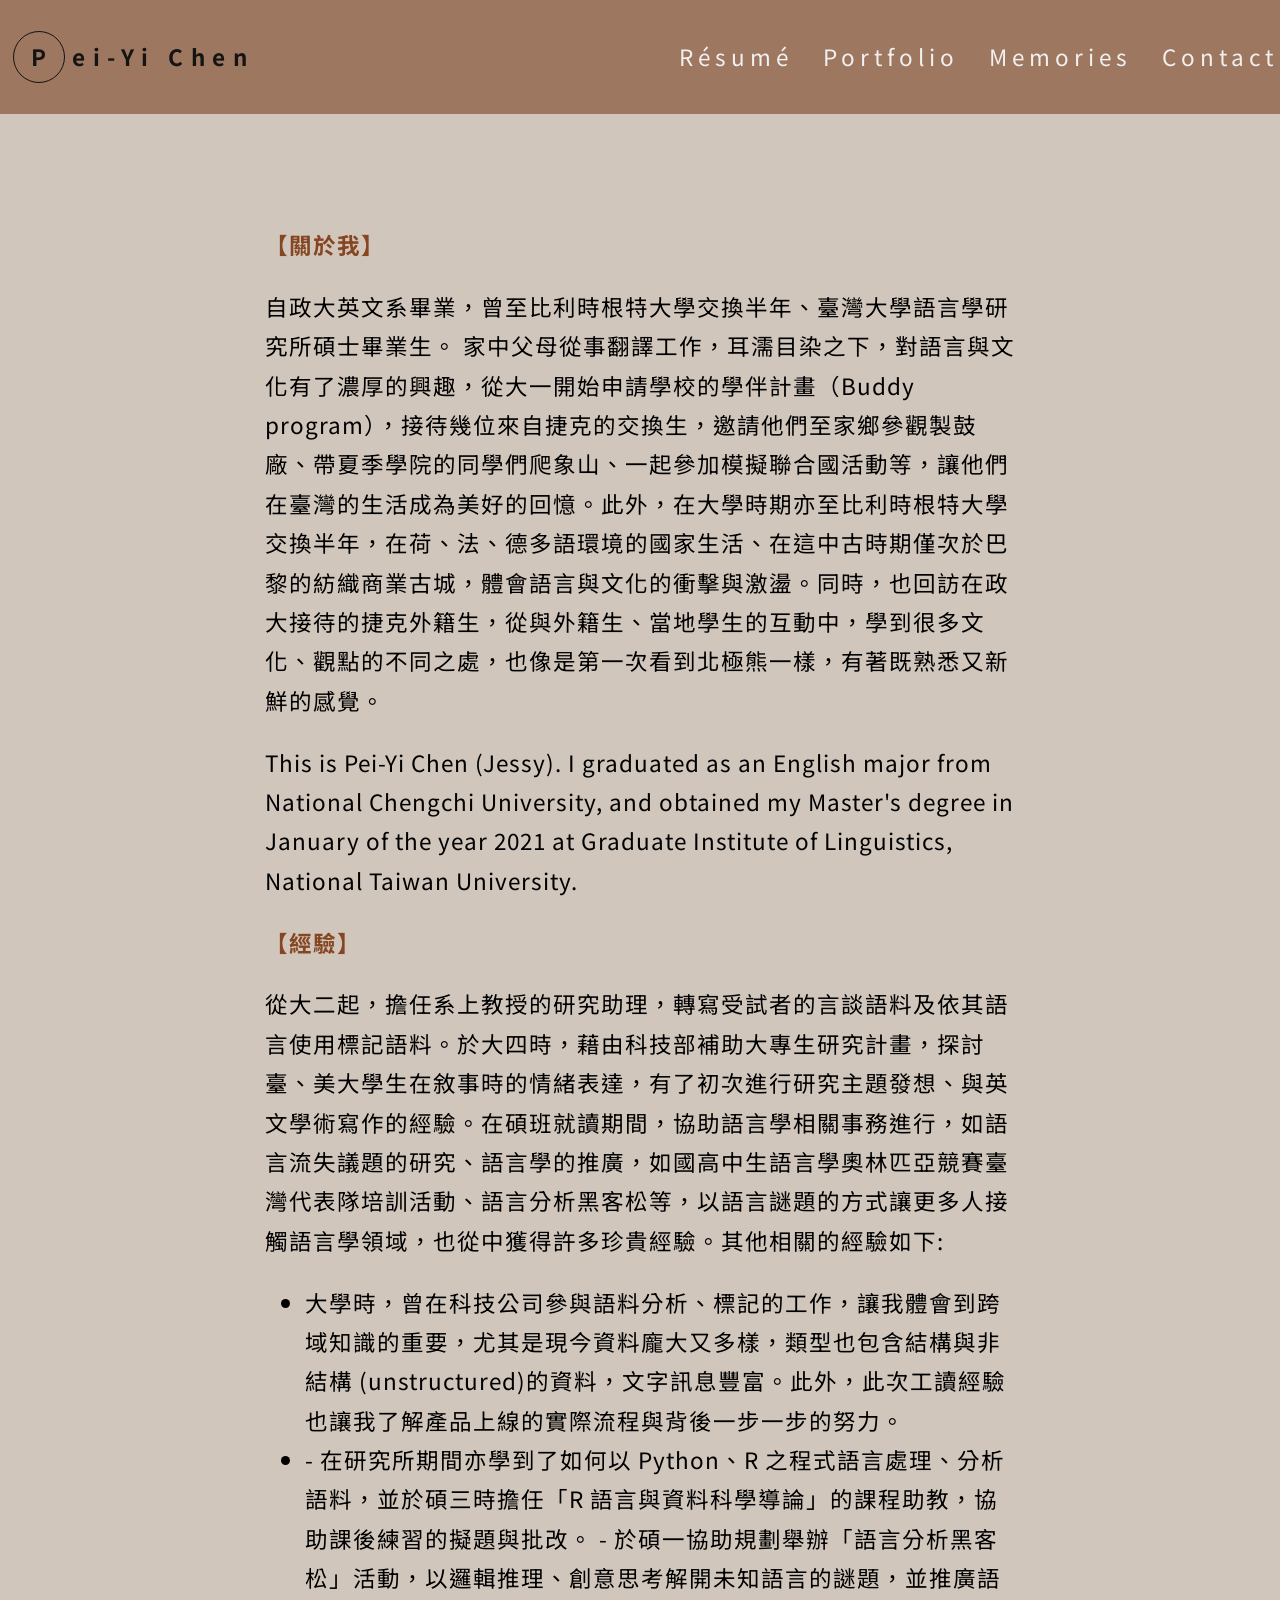
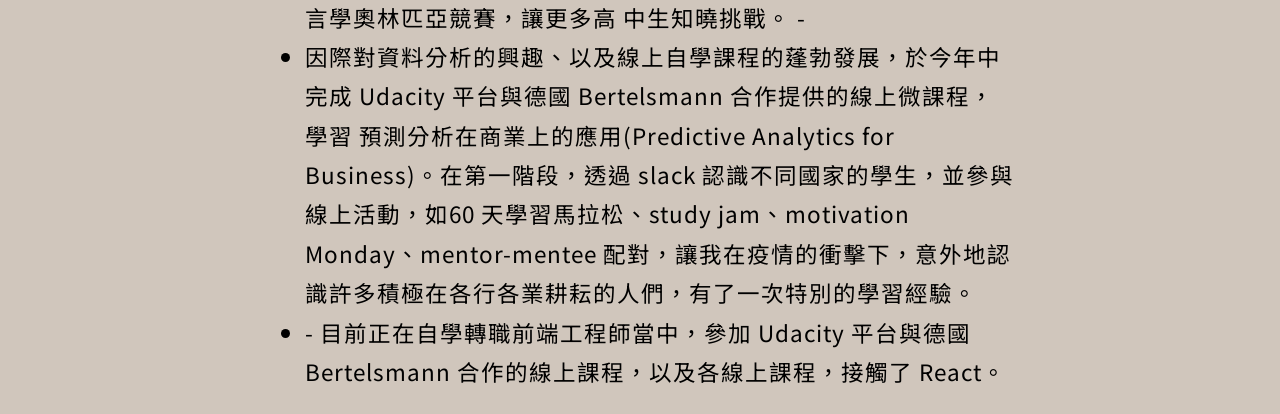
<file: bio.html>
<!DOCTYPE html>
<html lang="en">
  <head>
    <meta charset="UTF-8" />
    <meta http-equiv="X-UA-Compatible" content="IE=edge" />
    <meta name="viewport" content="width=device-width, initial-scale=1.0" />
    <title>Document</title>
    <link rel="stylesheet" href="bio.css" />
  </head>
  <body>
    <nav id="nav"></nav>
    <script type="module" src="script/navItems.js"></script>

    <main>
      <h2 class="bio-title">【關於我】</h2>
      <p class="zh">自政大英文系畢業，曾至比利時根特大學交換半年、臺灣大學語言學研究所碩士畢業生。
      家中父母從事翻譯工作，耳濡目染之下，對語言與文化有了濃厚的興趣，從大一開始申請學校的學伴計畫（Buddy
      program），接待幾位來自捷克的交換生，邀請他們至家鄉參觀製鼓廠、帶夏季學院的同學們爬象山、一起參加模擬聯合國活動等，讓他們在臺灣的生活成為美好的回憶。此外，在大學時期亦至比利時根特大學交換半年，在荷、法、德多語環境的國家生活、在這中古時期僅次於巴黎的紡織商業古城，體會語言與文化的衝擊與激盪。同時，也回訪在政大接待的捷克外籍生，從與外籍生、當地學生的互動中，學到很多文化、觀點的不同之處，也像是第一次看到北極熊一樣，有著既熟悉又新鮮的感覺。</p>

      <p class="en">This is Pei-Yi Chen (Jessy). I graduated as an English major from National Chengchi University, and obtained my Master's degree in January of the year 2021 at Graduate Institute of Linguistics, National Taiwan University.
      <p>
      <h2 class="bio-title">【經驗】</h2>
      <p class="zh">從大二起，擔任系上教授的研究助理，轉寫受試者的言談語料及依其語言使用標記語料。於大四時，藉由科技部補助大專生研究計畫，探討臺、美大學生在敘事時的情緒表達，有了初次進行研究主題發想、與英文學術寫作的經驗。在碩班就讀期間，協助語言學相關事務進行，如語言流失議題的研究、語言學的推廣，如國高中生語言學奧林匹亞競賽臺灣代表隊培訓活動、語言分析黑客松等，以語言謎題的方式讓更多人接觸語言學領域，也從中獲得許多珍貴經驗。其他相關的經驗如下:</p>
      <ul>
      <li>大學時，曾在科技公司參與語料分析、標記的工作，讓我體會到跨域知識的重要，尤其是現今資料龐大又多樣，類型也包含結構與非結構
      (unstructured)的資料，文字訊息豐富。此外，此次工讀經驗也讓我了解產品上線的實際流程與背後一步一步的努力。
      <li>- 在研究所期間亦學到了如何以 Python、R
      之程式語言處理、分析語料，並於碩三時擔任「R
      語言與資料科學導論」的課程助教，協助課後練習的擬題與批改。 -
      於碩一協助規劃舉辦「語言分析黑客松」活動，以邏輯推理、創意思考解開未知語言的謎題，並推廣語言學奧林匹亞競賽，讓更多高
      中生知曉挑戰。 -
      <li>因際對資料分析的興趣、以及線上自學課程的蓬勃發展，於今年中完成 Udacity
      平台與德國 Bertelsmann 合作提供的線上微課程，學習
      預測分析在商業上的應用(Predictive Analytics for
      Business)。在第一階段，透過 slack 認識不同國家的學生，並參與線上活動，如60
      天學習馬拉松、study jam、motivation Monday、mentor-mentee
      配對，讓我在疫情的衝擊下，意外地認識許多積極在各行各業耕耘的人們，有了一次特別的學習經驗。
      <li>- 目前正在自學轉職前端工程師當中，參加 Udacity 平台與德國 Bertelsmann
      合作的線上課程，以及各線上課程，接觸了 React。
    </ul>
    </main>
    </div>
  </body>
</html>
</file>
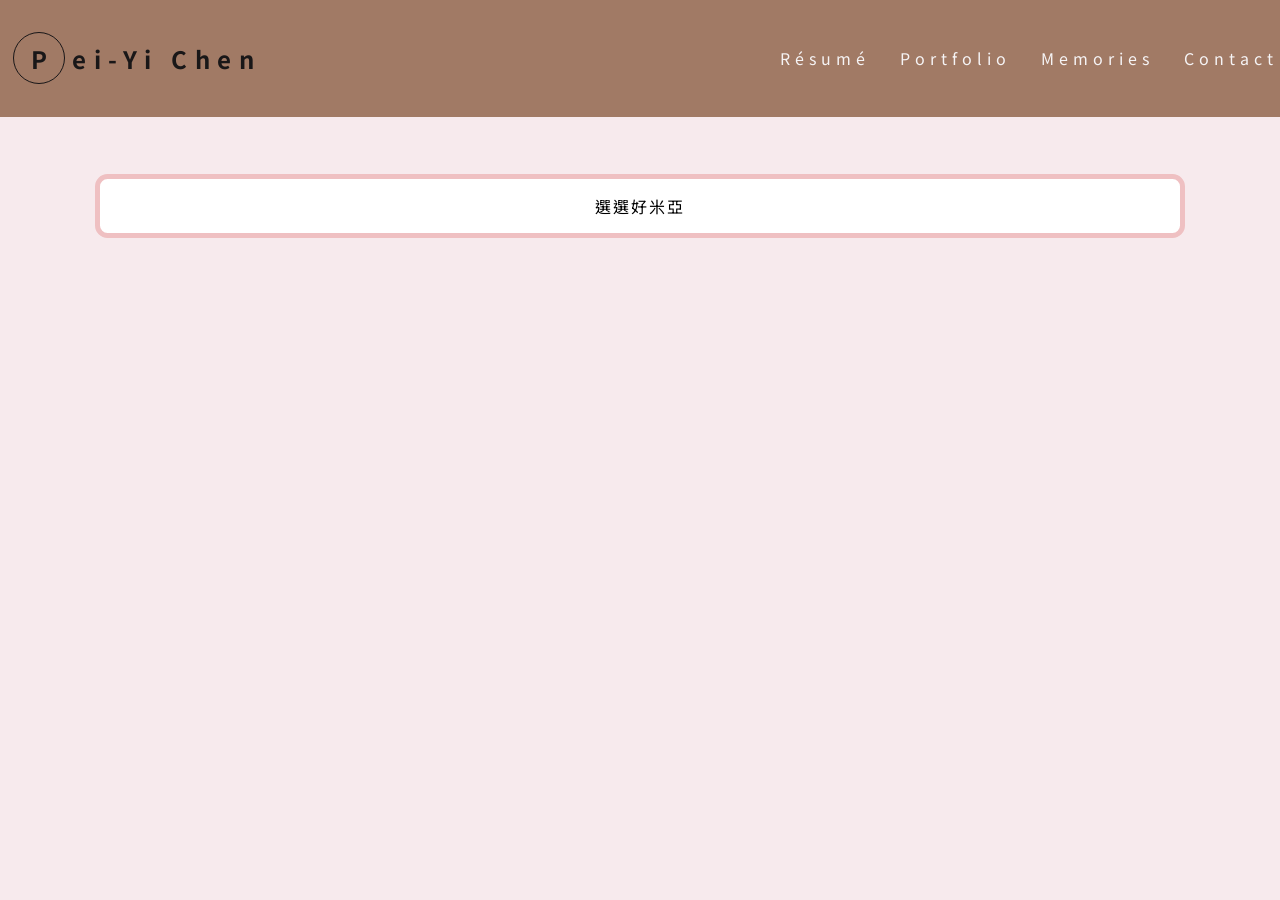
<file: countries.html>
<!DOCTYPE html>
<html lang="en">
  <head>
    <meta charset="UTF-8" />
    <meta http-equiv="X-UA-Compatible" content="IE=edge" />
    <meta name="viewport" content="width=device-width, initial-scale=1.0" />
    <link rel="stylesheet" href="index.css" />
    <link rel="stylesheet" href="countries.css" />
    <script src="https://ajax.googleapis.com/ajax/libs/jquery/3.6.3/jquery.min.js"></script>
    <title>Countries</title>
  </head>
  <body>
    <nav id="nav"></nav>
    <script type="module" src="script/navItems.js"></script>

    <div class="wrapper">
      <ul id="countrylist"></ul>
      <button id="btn-goodie" onclick="fetchData()">選選好米亞</button>
    </div>

    <script>
      const domainUrl = "https://restcountries.com/v3.1/all";

      let items = [];

      function fetchData() {
        $.ajax({
          url: "https://restcountries.com/v3.1/all",
          success: function (res) {
            console.log(res);

            updateData(res);
          },
          error: function () {
            console.log("Data fetch failure");
          },
        });
      }

      function updateData(res) {
        let count = 0;
        const countryIdx = [];
        while (count < 10) {
          countryIdx.push(Math.round(Math.random() * 250 + 1));
          count++;
        }

        let ItemTemplate = "";

        res
          .filter((el, idx) => countryIdx.includes(idx))
          .forEach((el) => {
            ItemTemplate += `
                    <li class="country" data-id="${el.name.common}">
                      <h3 class="country-name">${el.name.common}</h3>
                      <img class="map-icon" src="./imgs/map.png"/></a>
                      <div class="country-photos">
                        <img src=${el.flags.svg} class="country-flag" />
                        <img src=${
                          el.coatOfArms.svg
                        } class="country-coat-of-arms" />
                      </div>
                      <hr>

                      <p><b>Population:</b> ${el.population}</p>

                      <a href="${
                        el.maps.googleMaps
                      }" target="_blank" rel="noopener noreferrer"><b>Location:</b> (${el.latlng
              .toString()
              .split(",")
              .join(", ")})

                      <p><b>Car side</b>: ${el.car.side}</p>
                    </li>
                `;
          });
        listElement = document.querySelector("#countrylist");
        listElement.innerHTML = ItemTemplate;
      }
    </script>
  </body>
</html>
</file>
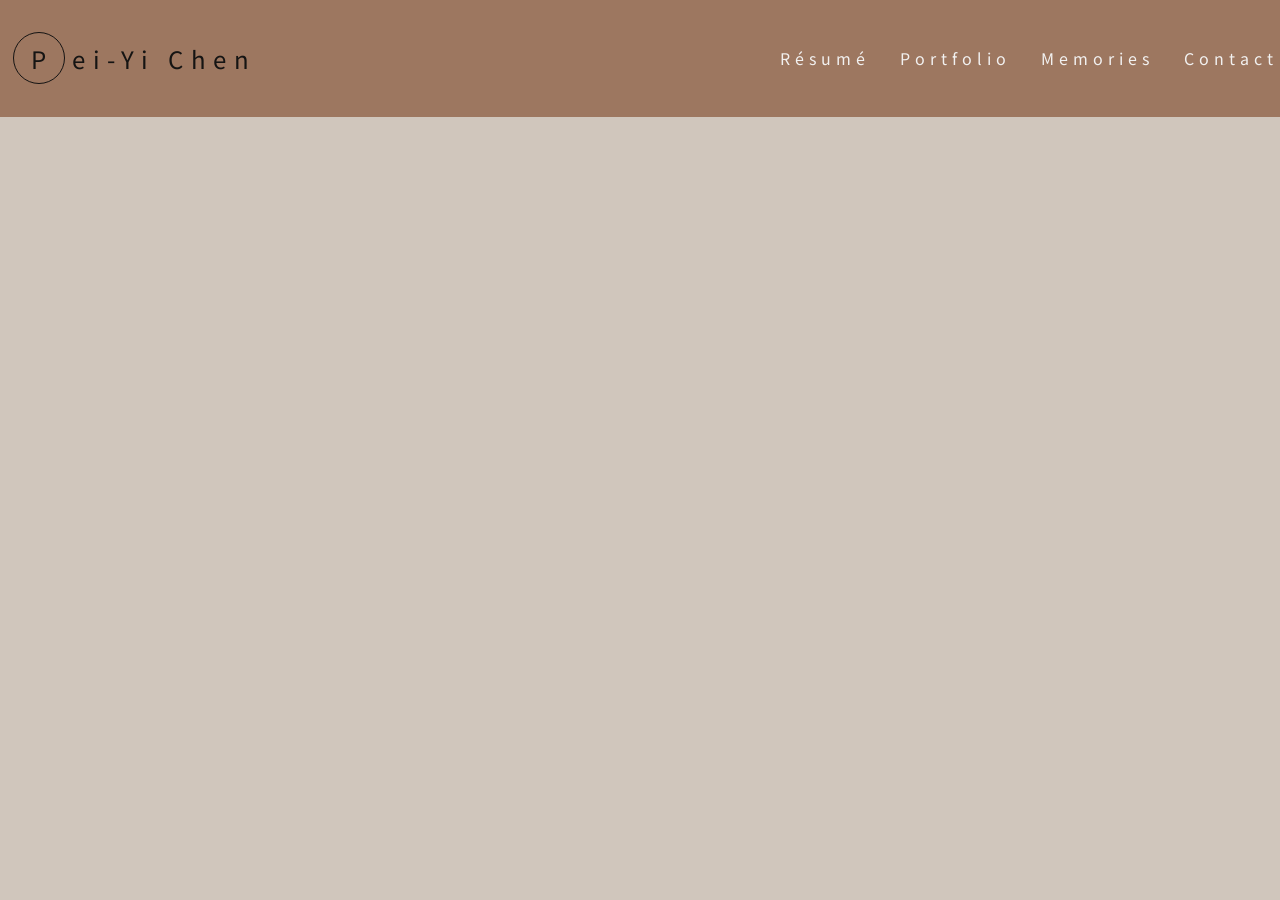
<file: fake_post.html>
<!DOCTYPE html>
<html lang="en">
<head>
    <meta charset="UTF-8">
    <meta http-equiv="X-UA-Compatible" content="IE=edge">
    <meta name="viewport" content="width=device-width, initial-scale=1.0">
    <script src="https://ajax.googleapis.com/ajax/libs/jquery/3.6.3/jquery.min.js"></script>
    <link rel="stylesheet" href="fake_post.css">
    <link rel="stylesheet" href="index.css">
    <title>Document</title>
</head>
<body>
    <nav id="nav"></nav>
    <script type="module" src="../script/navItems.js"></script>

    <div class="post-container"></div>
    <script type="module" src="../script/genPost.js"></script>
</body>
</html>
</file>
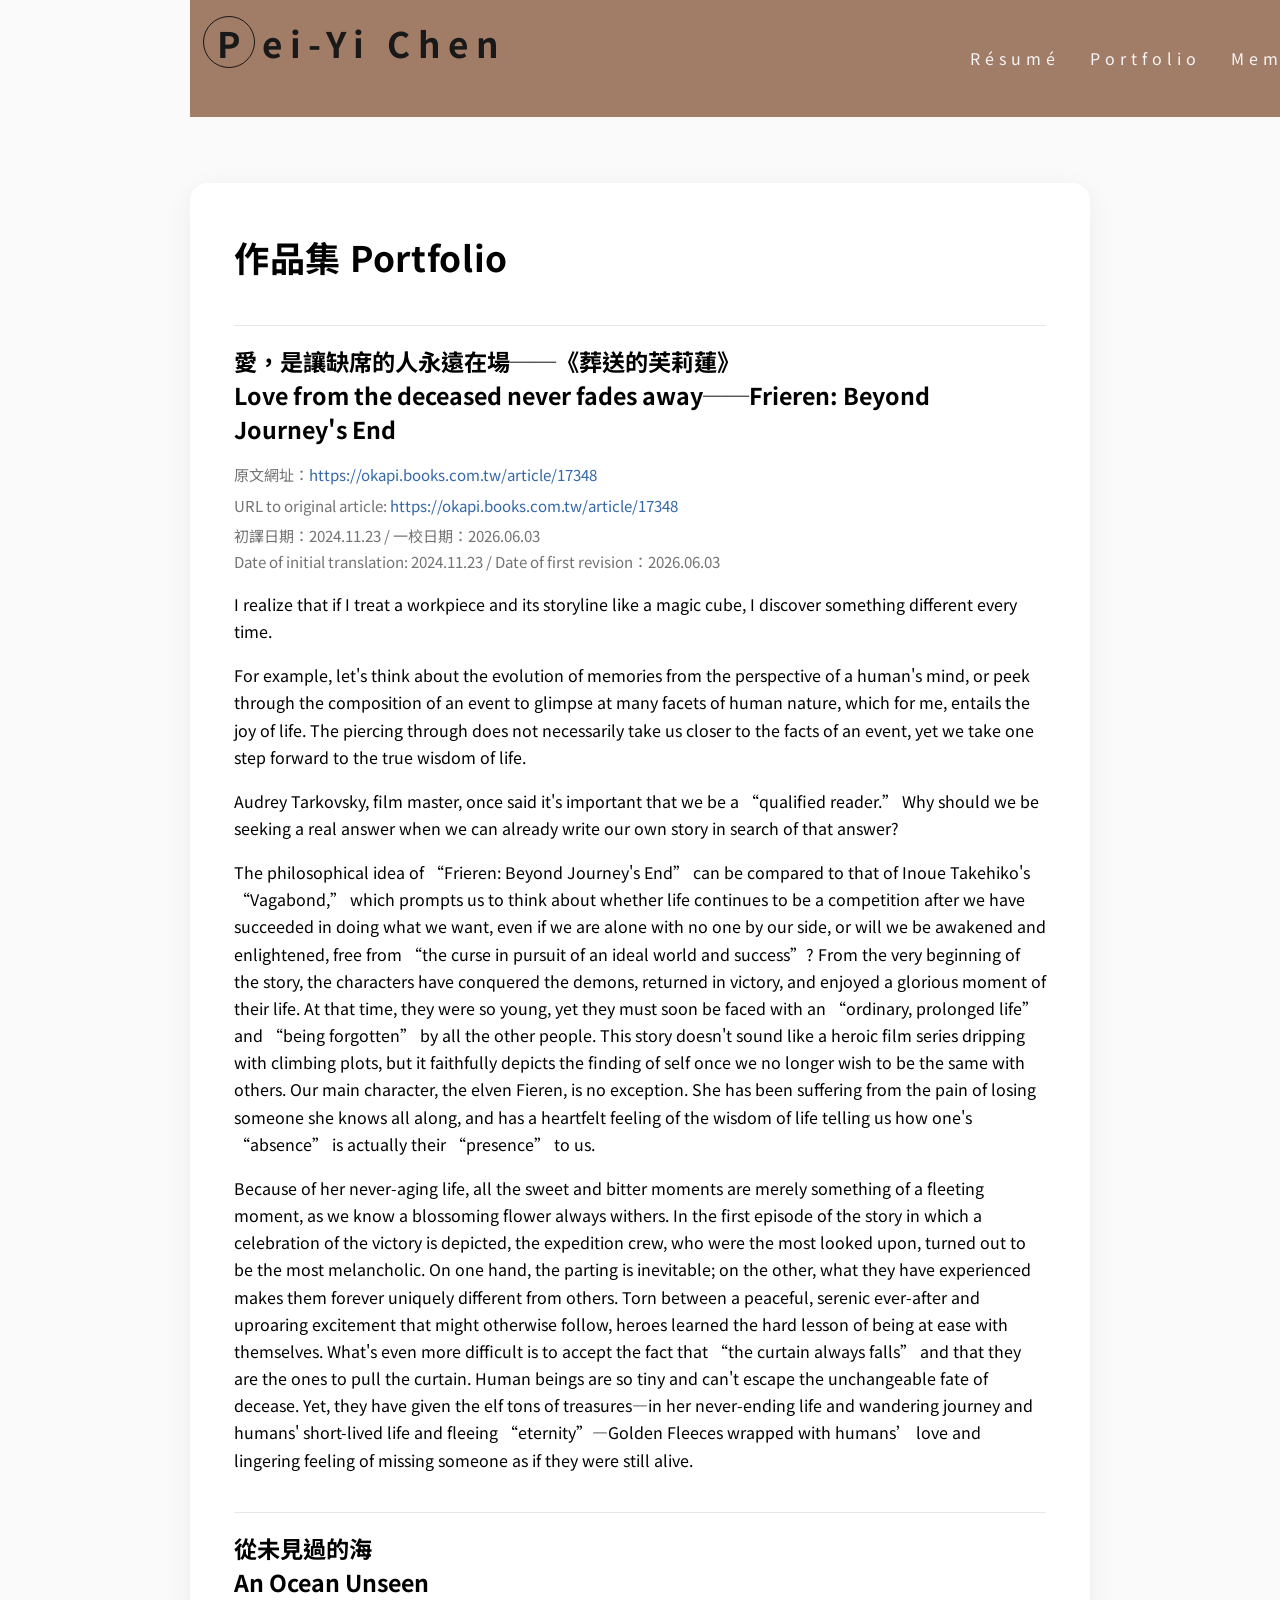
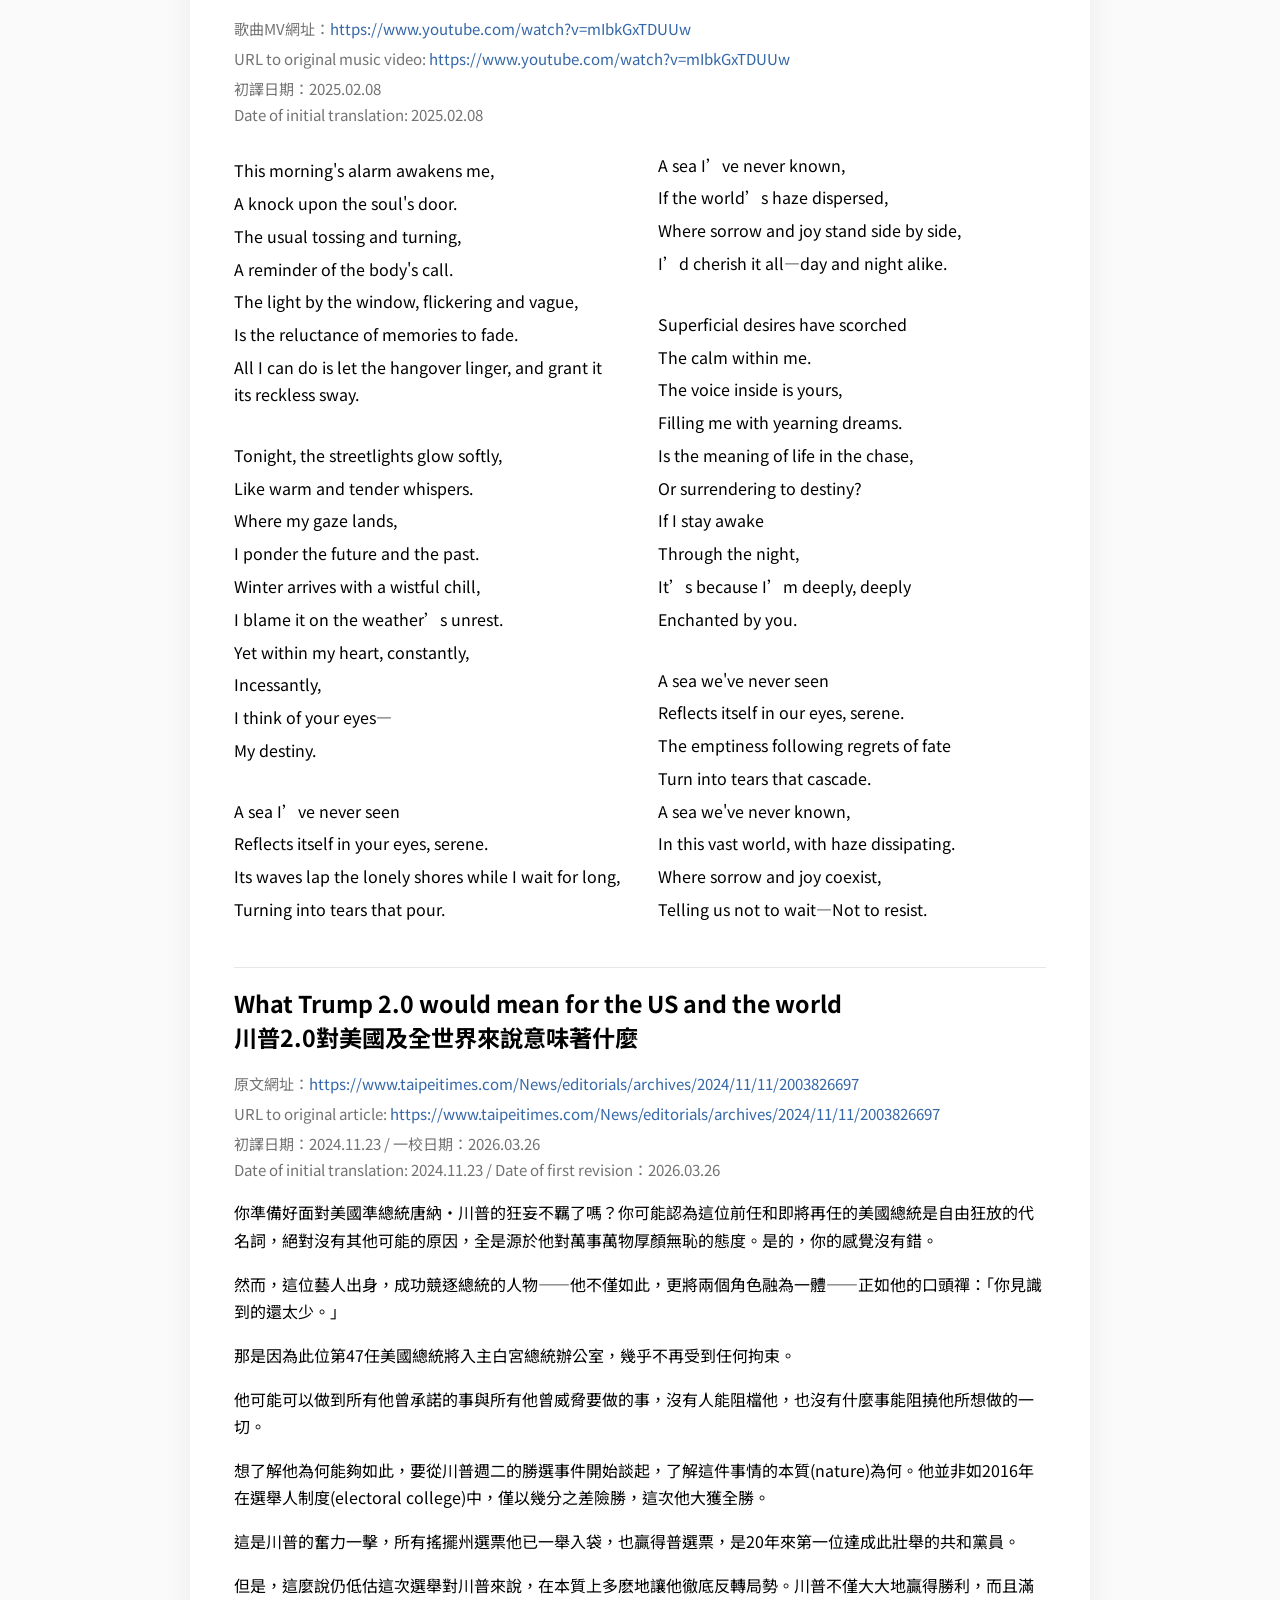
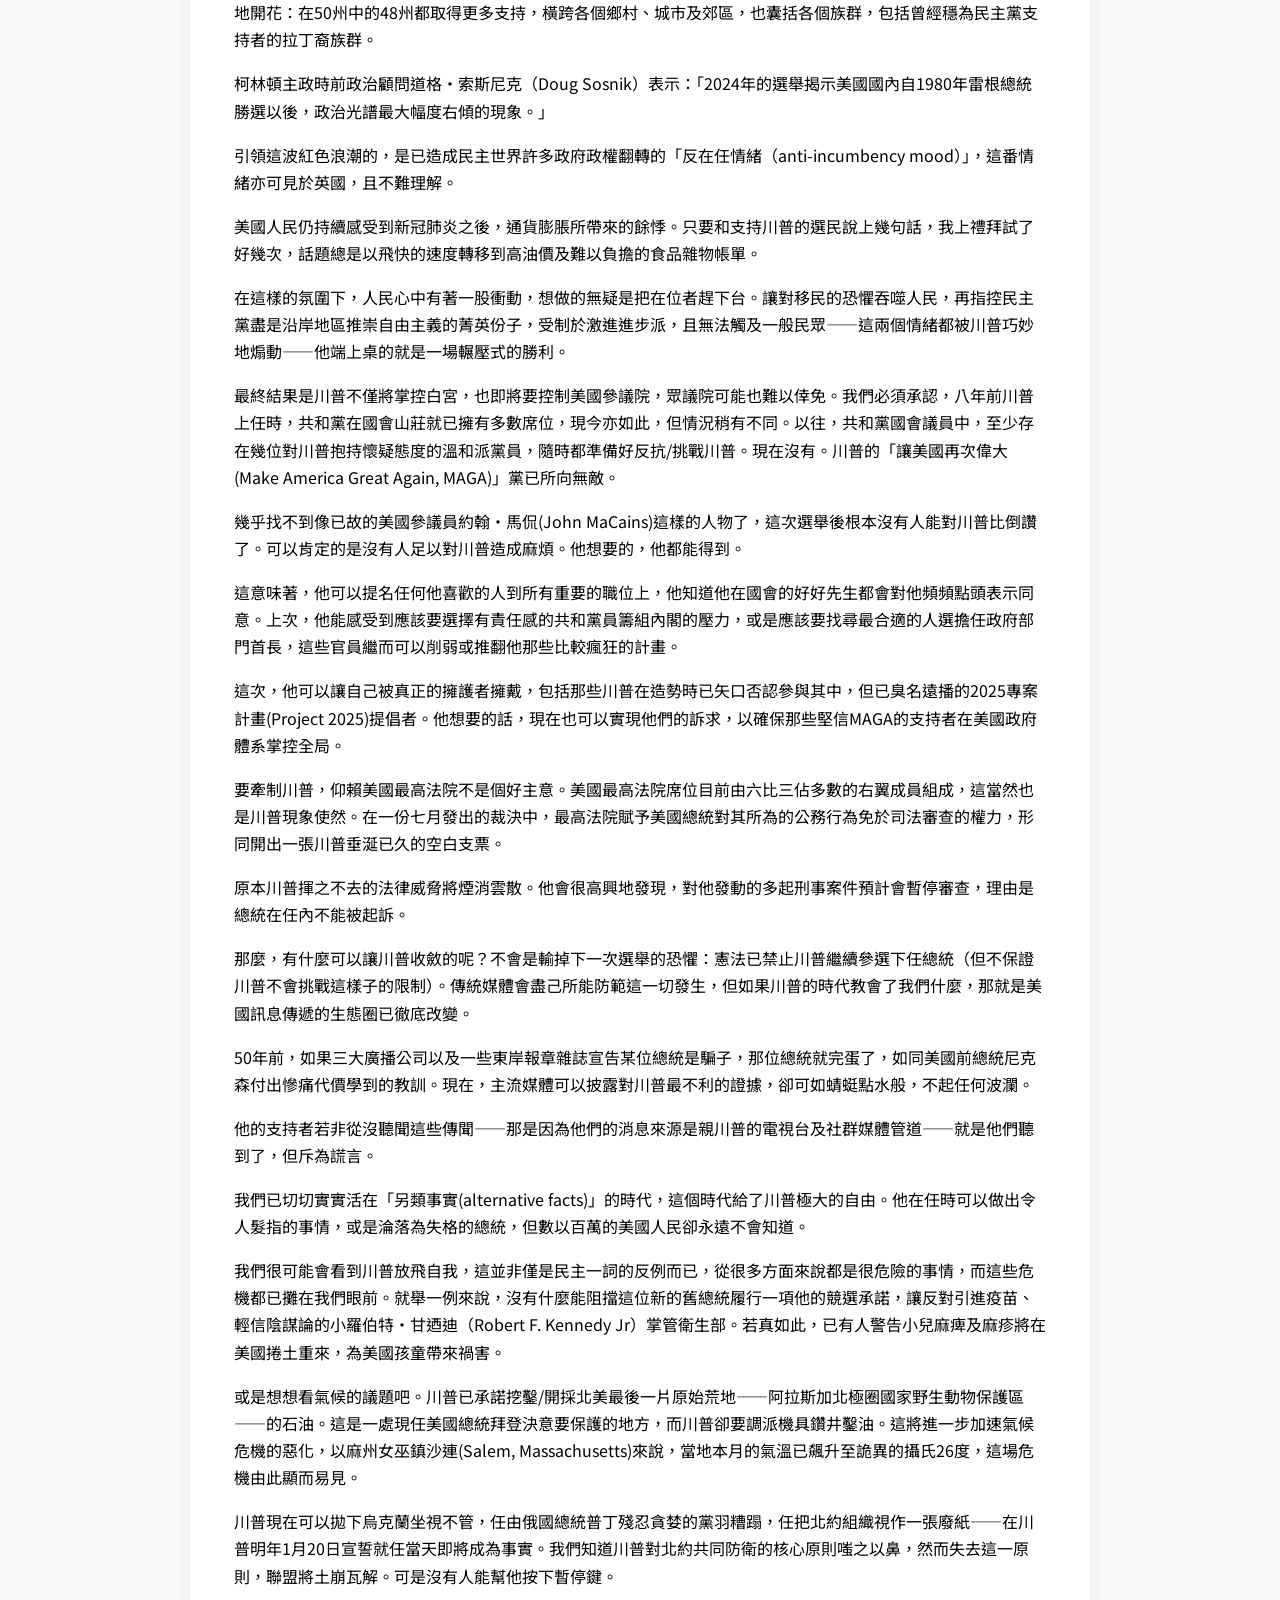
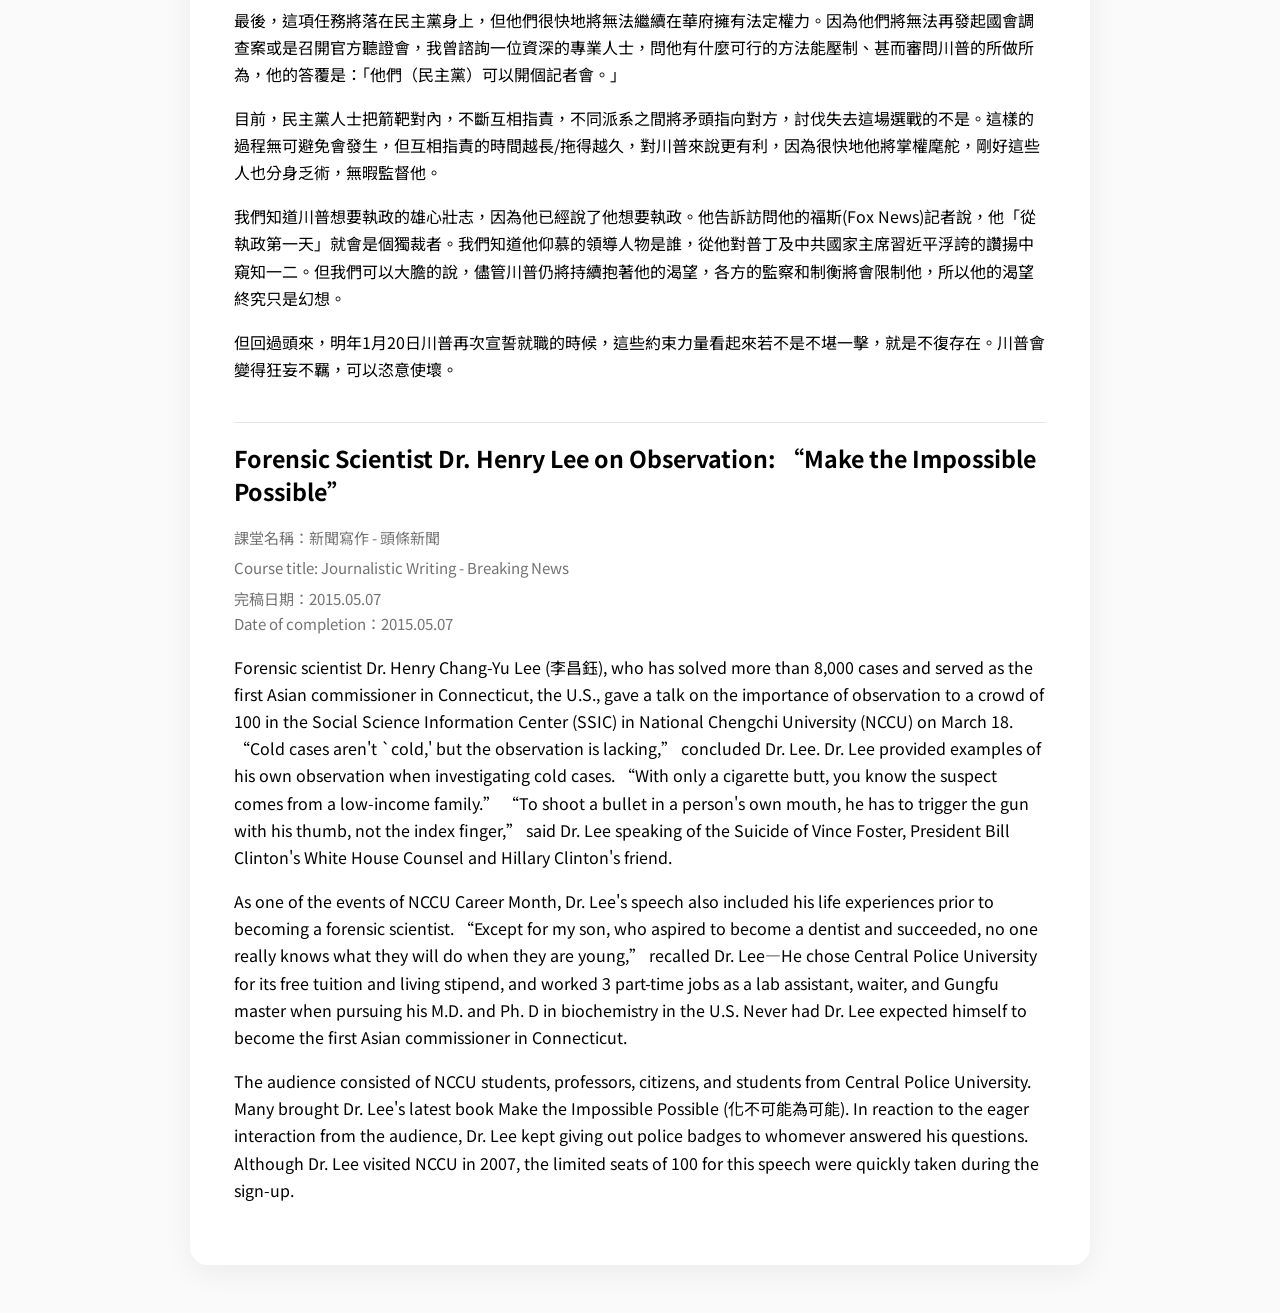
<file: portfolio.html>
<!DOCTYPE html>
<html lang="zh-Hant">
<head>
  <meta charset="UTF-8">
  <meta name="viewport" content="width=device-width, initial-scale=1.0">
  <link rel="stylesheet" href="index.css" />
  <link rel="stylesheet" href="common.css" />
  <title>作品集 Portfolio</title>
  <style>
:root { color-scheme: light; }
body {
  font-family: -apple-system, BlinkMacSystemFont, "Segoe UI", "Noto Sans", "Noto Sans TC", Arial, sans-serif;
  line-height: 1.7;
  max-width: 900px;
  margin: 0 auto;
  padding: 48px 24px;
  color: #222;
  background: #fafafa;
}
main {
  background: #fff;
  padding: 44px;
  border-radius: 18px;
  box-shadow: 0 8px 30px rgba(0,0,0,.06);
}
h1 { font-size: 2.2rem; margin: 0 0 2rem; letter-spacing: .02em; }
h2 { font-size: 1.45rem; line-height: 1.45; margin: 2.4rem 0 1rem; padding-top: 1.2rem; border-top: 1px solid #e7e7e7; }
a { color: #3467a8; word-break: break-word; }
.meta { color: #737373; font-size: .94rem; margin: .3rem 0; }
.paragraph-block { margin: 1.05rem 0; }
.lyrics { margin: 1.5rem 0; columns: 2 280px; column-gap: 36px; }
.lyric-line { break-inside: avoid; margin: .35rem 0; }
.stanza-break { height: 1.4rem; break-inside: avoid; }
.muted { color: #737373; }
@media (max-width: 760px) { body { padding: 20px 12px; } main { padding: 26px; } .lyrics { columns: 1; } }
@media print { body { background: white; padding: 0; } main { box-shadow: none; padding: 0; } a { color: inherit; } }
</style>
</head>
<body>
  <nav id="nav"></nav>
  <script type="module" src="script/navItems.js"></script>
<main>
<h1>作品集 Portfolio</h1>
<h2>愛，是讓缺席的人永遠在場──《葬送的芙莉蓮》<br>Love from the deceased never fades away──Frieren: Beyond Journey&#x27;s End</h2>
<p class="meta">原文網址：<a href="https://okapi.books.com.tw/article/17348" target="_blank" rel="noopener noreferrer">https://okapi.books.com.tw/article/17348</a></p>
<p class="meta">URL to original article: <a href="https://okapi.books.com.tw/article/17348" target="_blank" rel="noopener noreferrer">https://okapi.books.com.tw/article/17348</a></p>
<p class="meta">初譯日期：2024.11.23 / 一校日期：2026.06.03<br>
Date of initial translation: 2024.11.23 / Date of first revision：2026.06.03</p>
<p class="paragraph-block">I realize that if I treat a workpiece and its storyline like a magic cube, I discover something different every time.</p>
<p class="paragraph-block">For example, let&#x27;s think about the evolution of memories from the perspective of a human&#x27;s mind, or peek through the composition of an event to glimpse at many facets of human nature, which for me, entails the joy of life. The piercing through does not necessarily take us closer to the facts of an event, yet we take one step forward to the true wisdom of life.</p>
<p class="paragraph-block">Audrey Tarkovsky, film master, once said it&#x27;s important that we be a “qualified reader.” Why should we be seeking a real answer when we can already write our own story in search of that answer?</p>
<p class="paragraph-block">The philosophical idea of “Frieren: Beyond Journey&#x27;s End” can be compared to that of Inoue Takehiko&#x27;s “Vagabond,” which prompts us to think about whether life continues to be a competition after we have succeeded in doing what we want, even if we are alone with no one by our side, or will we be awakened and enlightened, free from “the curse in pursuit of an ideal world and success”? From the very beginning of the story, the characters have conquered the demons, returned in victory, and enjoyed a glorious moment of their life. At that time, they were so young, yet they must soon be faced with an “ordinary, prolonged life” and “being forgotten” by all the other people. This story doesn&#x27;t sound like a heroic film series dripping with climbing plots, but it faithfully depicts the finding of self once we no longer wish to be the same with others. Our main character, the elven Fieren, is no exception. She has been suffering from the pain of losing someone she knows all along, and has a heartfelt feeling of the wisdom of life telling us how one&#x27;s “absence” is actually their “presence” to us.</p>
<p class="paragraph-block">Because of her never-aging life, all the sweet and bitter moments are merely something of a fleeting moment, as we know a blossoming flower always withers. In the first episode of the story in which a celebration of the victory is depicted, the expedition crew, who were the most looked upon, turned out to be the most melancholic. On one hand, the parting is inevitable; on the other, what they have experienced makes them forever uniquely different from others. Torn between a peaceful, serenic ever-after and uproaring excitement that might otherwise follow, heroes learned the hard lesson of being at ease with themselves. What&#x27;s even more difficult is to accept the fact that “the curtain always falls” and that they are the ones to pull the curtain. Human beings are so tiny and can&#x27;t escape the unchangeable fate of decease. Yet, they have given the elf tons of treasures—in her never-ending life and wandering journey and humans&#x27; short-lived life and fleeing “eternity”—Golden Fleeces wrapped with humans’ love and lingering feeling of missing someone as if they were still alive.</p>
<h2>從未見過的海<br>An Ocean Unseen</h2>
<p class="meta">歌曲MV網址：<a href="https://www.youtube.com/watch?v=mIbkGxTDUUw" target="_blank" rel="noopener noreferrer">https://www.youtube.com/watch?v=mIbkGxTDUUw</a></p>
<p class="meta">URL to original music video: <a href="https://www.youtube.com/watch?v=mIbkGxTDUUw" target="_blank" rel="noopener noreferrer">https://www.youtube.com/watch?v=mIbkGxTDUUw</a></p>
<p class="meta">初譯日期：2025.02.08<br>
Date of initial translation: 2025.02.08</p>
<section class="lyrics">
<p class="lyric-line">This morning&#x27;s alarm awakens me,</p>
<p class="lyric-line">A knock upon the soul&#x27;s door.</p>
<p class="lyric-line">The usual tossing and turning,</p>
<p class="lyric-line">A reminder of the body&#x27;s call.</p>
<p class="lyric-line">The light by the window, flickering and vague,</p>
<p class="lyric-line">Is the reluctance of memories to fade.</p>
<p class="lyric-line">All I can do is let the hangover linger, and grant it its reckless sway.</p>
<div class="stanza-break"></div>
<p class="lyric-line">Tonight, the streetlights glow softly,</p>
<p class="lyric-line">Like warm and tender whispers.</p>
<p class="lyric-line">Where my gaze lands,</p>
<p class="lyric-line">I ponder the future and the past.</p>
<p class="lyric-line">Winter arrives with a wistful chill,</p>
<p class="lyric-line">I blame it on the weather’s unrest.</p>
<p class="lyric-line">Yet within my heart, constantly,</p>
<p class="lyric-line">Incessantly,</p>
<p class="lyric-line">I think of your eyes—</p>
<p class="lyric-line">My destiny.</p>
<div class="stanza-break"></div>
<p class="lyric-line">A sea I’ve never seen</p>
<p class="lyric-line">Reflects itself in your eyes, serene.</p>
<p class="lyric-line">Its waves lap the lonely shores while I wait for long,</p>
<p class="lyric-line">Turning into tears that pour.</p>
<p class="lyric-line">A sea I’ve never known,</p>
<p class="lyric-line">If the world’s haze dispersed,</p>
<p class="lyric-line">Where sorrow and joy stand side by side,</p>
<p class="lyric-line">I’d cherish it all—day and night alike.</p>
<div class="stanza-break"></div>
<p class="lyric-line">Superficial desires have scorched</p>
<p class="lyric-line">The calm within me.</p>
<p class="lyric-line">The voice inside is yours,</p>
<p class="lyric-line">Filling me with yearning dreams.</p>
<p class="lyric-line">Is the meaning of life in the chase,</p>
<p class="lyric-line">Or surrendering to destiny?</p>
<p class="lyric-line">If I stay awake</p>
<p class="lyric-line">Through the night,</p>
<p class="lyric-line">It’s because I’m deeply, deeply</p>
<p class="lyric-line">Enchanted by you.</p>
<div class="stanza-break"></div>
<p class="lyric-line">A sea we&#x27;ve never seen</p>
<p class="lyric-line">Reflects itself in our eyes, serene.</p>
<p class="lyric-line">The emptiness following regrets of fate</p>
<p class="lyric-line">Turn into tears that cascade.</p>
<p class="lyric-line">A sea we&#x27;ve never known,</p>
<p class="lyric-line">In this vast world, with haze dissipating.</p>
<p class="lyric-line">Where sorrow and joy coexist,</p>
<p class="lyric-line">Telling us not to wait—Not to resist.</p>
</section>
<h2>What Trump 2.0 would mean for the US and the world<br>川普2.0對美國及全世界來說意味著什麼</h2>
<p class="meta">原文網址：<a href="https://www.taipeitimes.com/News/editorials/archives/2024/11/11/2003826697" target="_blank" rel="noopener noreferrer">https://www.taipeitimes.com/News/editorials/archives/2024/11/11/2003826697</a></p>
<p class="meta">URL to original article: <a href="https://www.taipeitimes.com/News/editorials/archives/2024/11/11/2003826697" target="_blank" rel="noopener noreferrer">https://www.taipeitimes.com/News/editorials/archives/2024/11/11/2003826697</a></p>
<p class="meta">初譯日期：2024.11.23 / 一校日期：2026.03.26<br>
Date of initial translation: 2024.11.23 / Date of first revision：2026.03.26</p><p class="paragraph-block">你準備好面對美國準總統唐納・川普的狂妄不羈了嗎？你可能認為這位前任和即將再任的美國總統是自由狂放的代名詞，絕對沒有其他可能的原因，全是源於他對萬事萬物厚顏無恥的態度。是的，你的感覺沒有錯。</p>
<p class="paragraph-block">然而，這位藝人出身，成功競逐總統的人物——他不僅如此，更將兩個角色融為一體——正如他的口頭禪：「你見識到的還太少。」</p>
<p class="paragraph-block">那是因為此位第47任美國總統將入主白宮總統辦公室，幾乎不再受到任何拘束。</p>
<p class="paragraph-block">他可能可以做到所有他曾承諾的事與所有他曾威脅要做的事，沒有人能阻檔他，也沒有什麼事能阻撓他所想做的一切。</p>
<p class="paragraph-block">想了解他為何能夠如此，要從川普週二的勝選事件開始談起，了解這件事情的本質(nature)為何。他並非如2016年在選舉人制度(electoral college)中，僅以幾分之差險勝，這次他大獲全勝。</p>
<p class="paragraph-block">這是川普的奮力一擊，所有搖擺州選票他已一舉入袋，也贏得普選票，是20年來第一位達成此壯舉的共和黨員。</p>
<p class="paragraph-block">但是，這麼說仍低估這次選舉對川普來說，在本質上多麽地讓他徹底反轉局勢。川普不僅大大地贏得勝利，而且滿地開花：在50州中的48州都取得更多支持，橫跨各個鄉村、城市及郊區，也囊括各個族群，包括曾經穩為民主黨支持者的拉丁裔族群。</p>
<p class="paragraph-block">柯林頓主政時前政治顧問道格・索斯尼克（Doug Sosnik）表示：「2024年的選舉揭示美國國內自1980年雷根總統勝選以後，政治光譜最大幅度右傾的現象。」</p>
<p class="paragraph-block">引領這波紅色浪潮的，是已造成民主世界許多政府政權翻轉的「反在任情緒（anti-incumbency mood）」，這番情緒亦可見於英國，且不難理解。</p>
<p class="paragraph-block">美國人民仍持續感受到新冠肺炎之後，通貨膨脹所帶來的餘悸。只要和支持川普的選民說上幾句話，我上禮拜試了好幾次，話題總是以飛快的速度轉移到高油價及難以負擔的食品雜物帳單。</p>
<p class="paragraph-block">在這樣的氛圍下，人民心中有著一股衝動，想做的無疑是把在位者趕下台。讓對移民的恐懼吞噬人民，再指控民主黨盡是沿岸地區推崇自由主義的菁英份子，受制於激進進步派，且無法觸及一般民眾——這兩個情緒都被川普巧妙地煽動——他端上桌的就是一場輾壓式的勝利。</p>
<p class="paragraph-block">最終結果是川普不僅將掌控白宮，也即將要控制美國參議院，眾議院可能也難以倖免。我們必須承認，八年前川普上任時，共和黨在國會山莊就已擁有多數席位，現今亦如此，但情況稍有不同。以往，共和黨國會議員中，至少存在幾位對川普抱持懷疑態度的溫和派黨員，隨時都準備好反抗/挑戰川普。現在沒有。川普的「讓美國再次偉大(Make America Great Again, MAGA)」黨已所向無敵。</p>
<p class="paragraph-block">幾乎找不到像已故的美國參議員約翰・馬侃(John MaCains)這樣的人物了，這次選舉後根本沒有人能對川普比倒讚了。可以肯定的是沒有人足以對川普造成麻煩。他想要的，他都能得到。</p>
<p class="paragraph-block">這意味著，他可以提名任何他喜歡的人到所有重要的職位上，他知道他在國會的好好先生都會對他頻頻點頭表示同意。上次，他能感受到應該要選擇有責任感的共和黨員籌組內閣的壓力，或是應該要找尋最合適的人選擔任政府部門首長，這些官員繼而可以削弱或推翻他那些比較瘋狂的計畫。</p>
<p class="paragraph-block">這次，他可以讓自己被真正的擁護者擁戴，包括那些川普在造勢時已矢口否認參與其中，但已臭名遠播的2025專案計畫(Project 2025)提倡者。他想要的話，現在也可以實現他們的訴求，以確保那些堅信MAGA的支持者在美國政府體系掌控全局。</p>
<p class="paragraph-block">要牽制川普，仰賴美國最高法院不是個好主意。美國最高法院席位目前由六比三佔多數的右翼成員組成，這當然也是川普現象使然。在一份七月發出的裁決中，最高法院賦予美國總統對其所為的公務行為免於司法審查的權力，形同開出一張川普垂涎已久的空白支票。</p>
<p class="paragraph-block">原本川普揮之不去的法律威脅將煙消雲散。他會很高興地發現，對他發動的多起刑事案件預計會暫停審查，理由是總統在任內不能被起訴。</p>
<p class="paragraph-block">那麼，有什麼可以讓川普收斂的呢？不會是輸掉下一次選舉的恐懼：憲法已禁止川普繼續參選下任總統（但不保證川普不會挑戰這樣子的限制）。傳統媒體會盡己所能防範這一切發生，但如果川普的時代教會了我們什麼，那就是美國訊息傳遞的生態圈已徹底改變。</p>
<p class="paragraph-block">50年前，如果三大廣播公司以及一些東岸報章雜誌宣告某位總統是騙子，那位總統就完蛋了，如同美國前總統尼克森付出慘痛代價學到的教訓。現在，主流媒體可以披露對川普最不利的證據，卻可如蜻蜓點水般，不起任何波瀾。</p>
<p class="paragraph-block">他的支持者若非從沒聽聞這些傳聞——那是因為他們的消息來源是親川普的電視台及社群媒體管道——就是他們聽到了，但斥為謊言。</p>
<p class="paragraph-block">我們已切切實實活在「另類事實(alternative facts)」的時代，這個時代給了川普極大的自由。他在任時可以做出令人髮指的事情，或是淪落為失格的總統，但數以百萬的美國人民卻永遠不會知道。</p>
<p class="paragraph-block">我們很可能會看到川普放飛自我，這並非僅是民主一詞的反例而已，從很多方面來說都是很危險的事情，而這些危機都已攤在我們眼前。就舉一例來說，沒有什麼能阻擋這位新的舊總統履行一項他的競選承諾，讓反對引進疫苗、輕信陰謀論的小羅伯特・甘迺迪（Robert F. Kennedy Jr）掌管衛生部。若真如此，已有人警告小兒麻痺及麻疹將在美國捲土重來，為美國孩童帶來禍害。</p>
<p class="paragraph-block">或是想想看氣候的議題吧。川普已承諾挖鑿/開採北美最後一片原始荒地——阿拉斯加北極圈國家野生動物保護區——的石油。這是一處現任美國總統拜登決意要保護的地方，而川普卻要調派機具鑽井鑿油。這將進一步加速氣候危機的惡化，以麻州女巫鎮沙連(Salem, Massachusetts)來說，當地本月的氣溫已飆升至詭異的攝氏26度，這場危機由此顯而易見。</p>
<p class="paragraph-block">川普現在可以拋下烏克蘭坐視不管，任由俄國總統普丁殘忍貪婪的黨羽糟蹋，任把北約組織視作一張廢紙——在川普明年1月20日宣誓就任當天即將成為事實。我們知道川普對北約共同防衛的核心原則嗤之以鼻，然而失去這一原則，聯盟將土崩瓦解。可是沒有人能幫他按下暫停鍵。</p>
<p class="paragraph-block">最後，這項任務將落在民主黨身上，但他們很快地將無法繼續在華府擁有法定權力。因為他們將無法再發起國會調查案或是召開官方聽證會，我曾諮詢一位資深的專業人士，問他有什麼可行的方法能壓制、甚而審問川普的所做所為，他的答覆是：「他們（民主黨）可以開個記者會。」</p>
<p class="paragraph-block">目前，民主黨人士把箭靶對內，不斷互相指責，不同派系之間將矛頭指向對方，討伐失去這場選戰的不是。這樣的過程無可避免會發生，但互相指責的時間越長/拖得越久，對川普來說更有利，因為很快地他將掌權麾舵，剛好這些人也分身乏術，無暇監督他。</p>
<p class="paragraph-block">我們知道川普想要執政的雄心壯志，因為他已經說了他想要執政。他告訴訪問他的福斯(Fox News)記者說，他「從執政第一天」就會是個獨裁者。我們知道他仰慕的領導人物是誰，從他對普丁及中共國家主席習近平浮誇的讚揚中窺知一二。但我們可以大膽的說，儘管川普仍將持續抱著他的渴望，各方的監察和制衡將會限制他，所以他的渴望終究只是幻想。</p>
<p class="paragraph-block">但回過頭來，明年1月20日川普再次宣誓就職的時候，這些約束力量看起來若不是不堪一擊，就是不復存在。川普會變得狂妄不羈，可以恣意使壞。</p>
<h2>Forensic Scientist Dr. Henry Lee on Observation: “Make the Impossible Possible”</h2>
<p class="meta">課堂名稱：新聞寫作 - 頭條新聞</p>
<p class="meta">Course title: Journalistic Writing - Breaking News</p>
<p class="meta">完稿日期：2015.05.07<br>
Date of completion：2015.05.07</p>
<p class="paragraph-block">Forensic scientist Dr. Henry Chang-Yu Lee (李昌鈺), who has solved more than 8,000 cases and served as the first Asian commissioner in Connecticut, the U.S., gave a talk on the importance of observation to a crowd of 100 in the Social Science Information Center (SSIC) in National Chengchi University (NCCU) on March 18. “Cold cases aren&#x27;t `cold,&#x27; but the observation is lacking,” concluded Dr. Lee. Dr. Lee provided examples of his own observation when investigating cold cases. “With only a cigarette butt, you know the suspect comes from a low-income family.” “To shoot a bullet in a person&#x27;s own mouth, he has to trigger the gun with his thumb, not the index finger,” said Dr. Lee speaking of the Suicide of Vince Foster, President Bill Clinton&#x27;s White House Counsel and Hillary Clinton&#x27;s friend.</p>
<p class="paragraph-block">As one of the events of NCCU Career Month, Dr. Lee&#x27;s speech also included his life experiences prior to becoming a forensic scientist. “Except for my son, who aspired to become a dentist and succeeded, no one really knows what they will do when they are young,” recalled Dr. Lee—He chose Central Police University for its free tuition and living stipend, and worked 3 part-time jobs as a lab assistant, waiter, and Gungfu master when pursuing his M.D. and Ph. D in biochemistry in the U.S. Never had Dr. Lee expected himself to become the first Asian commissioner in Connecticut.</p>
<p class="paragraph-block">The audience consisted of NCCU students, professors, citizens, and students from Central Police University. Many brought Dr. Lee&#x27;s latest book Make the Impossible Possible (化不可能為可能). In reaction to the eager interaction from the audience, Dr. Lee kept giving out police badges to whomever answered his questions. Although Dr. Lee visited NCCU in 2007, the limited seats of 100 for this speech were quickly taken during the sign-up.</p>
</main>
</body>
</html>
</file>
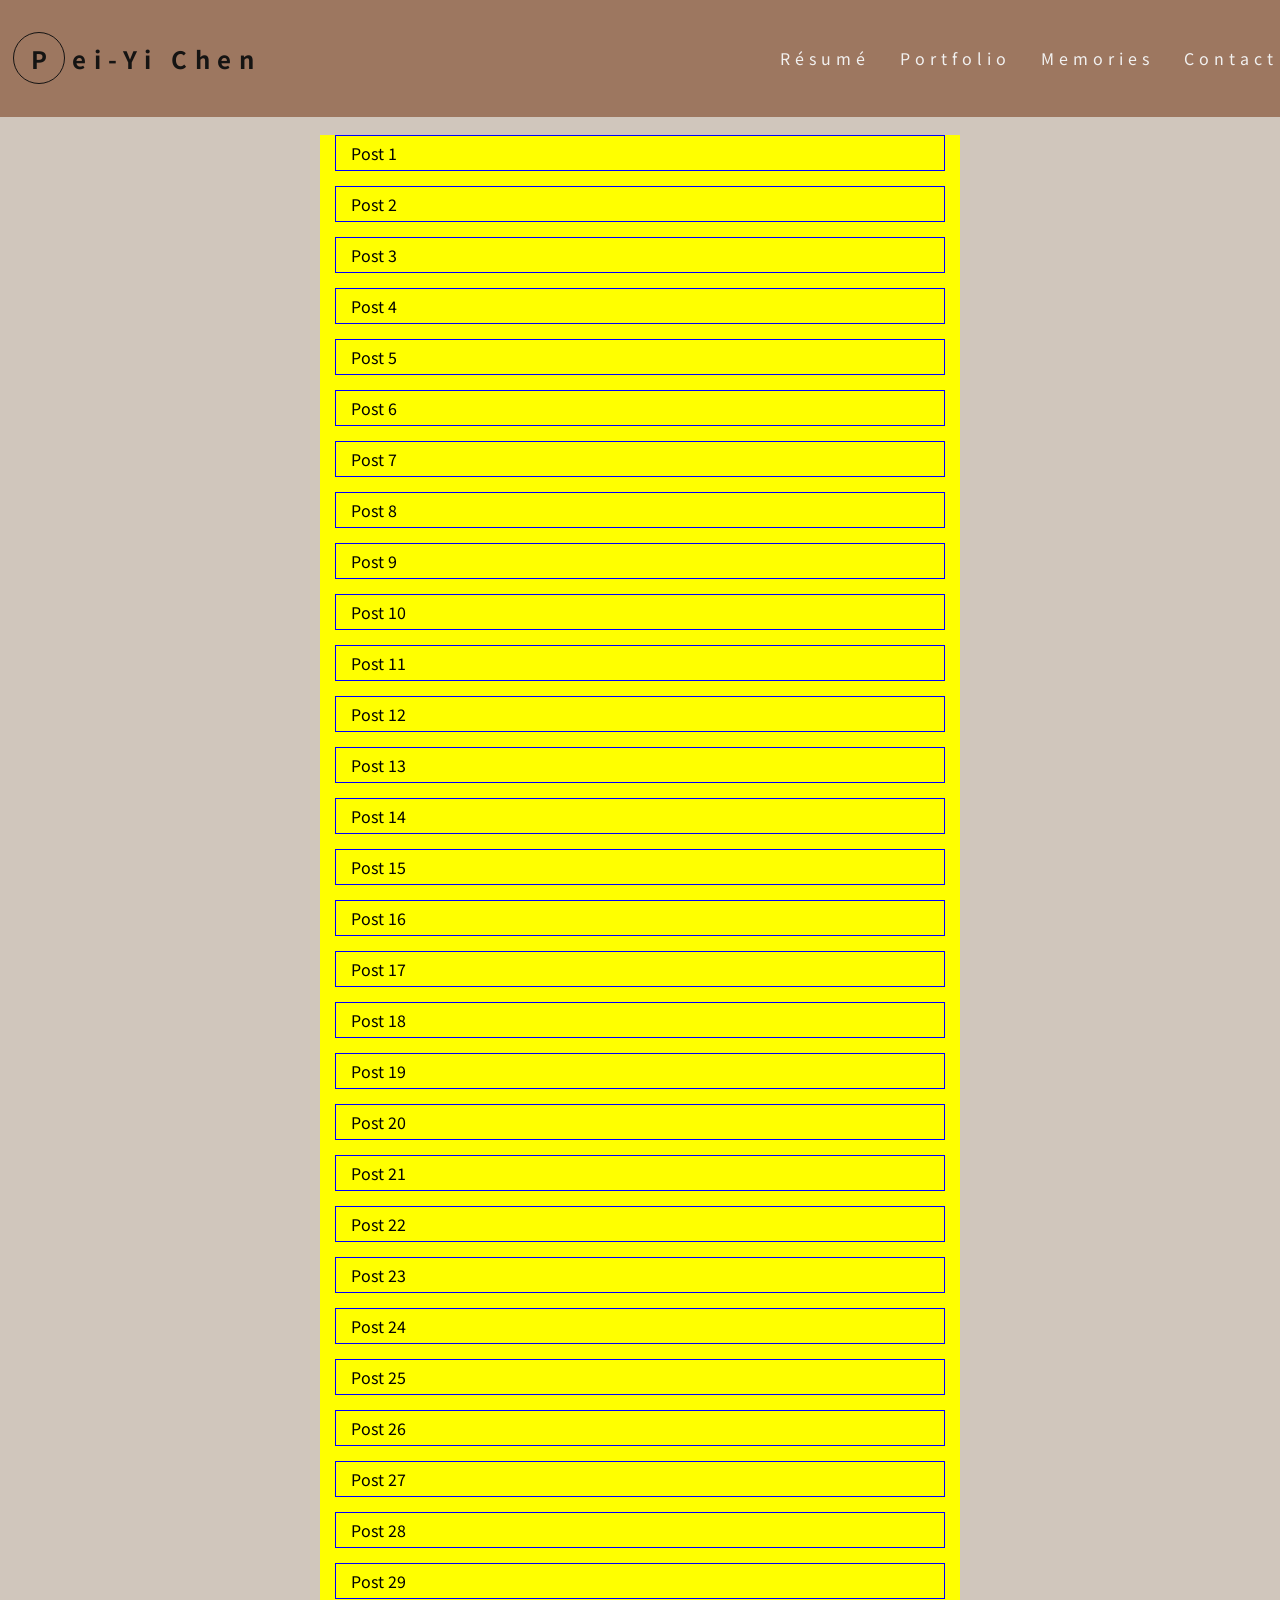
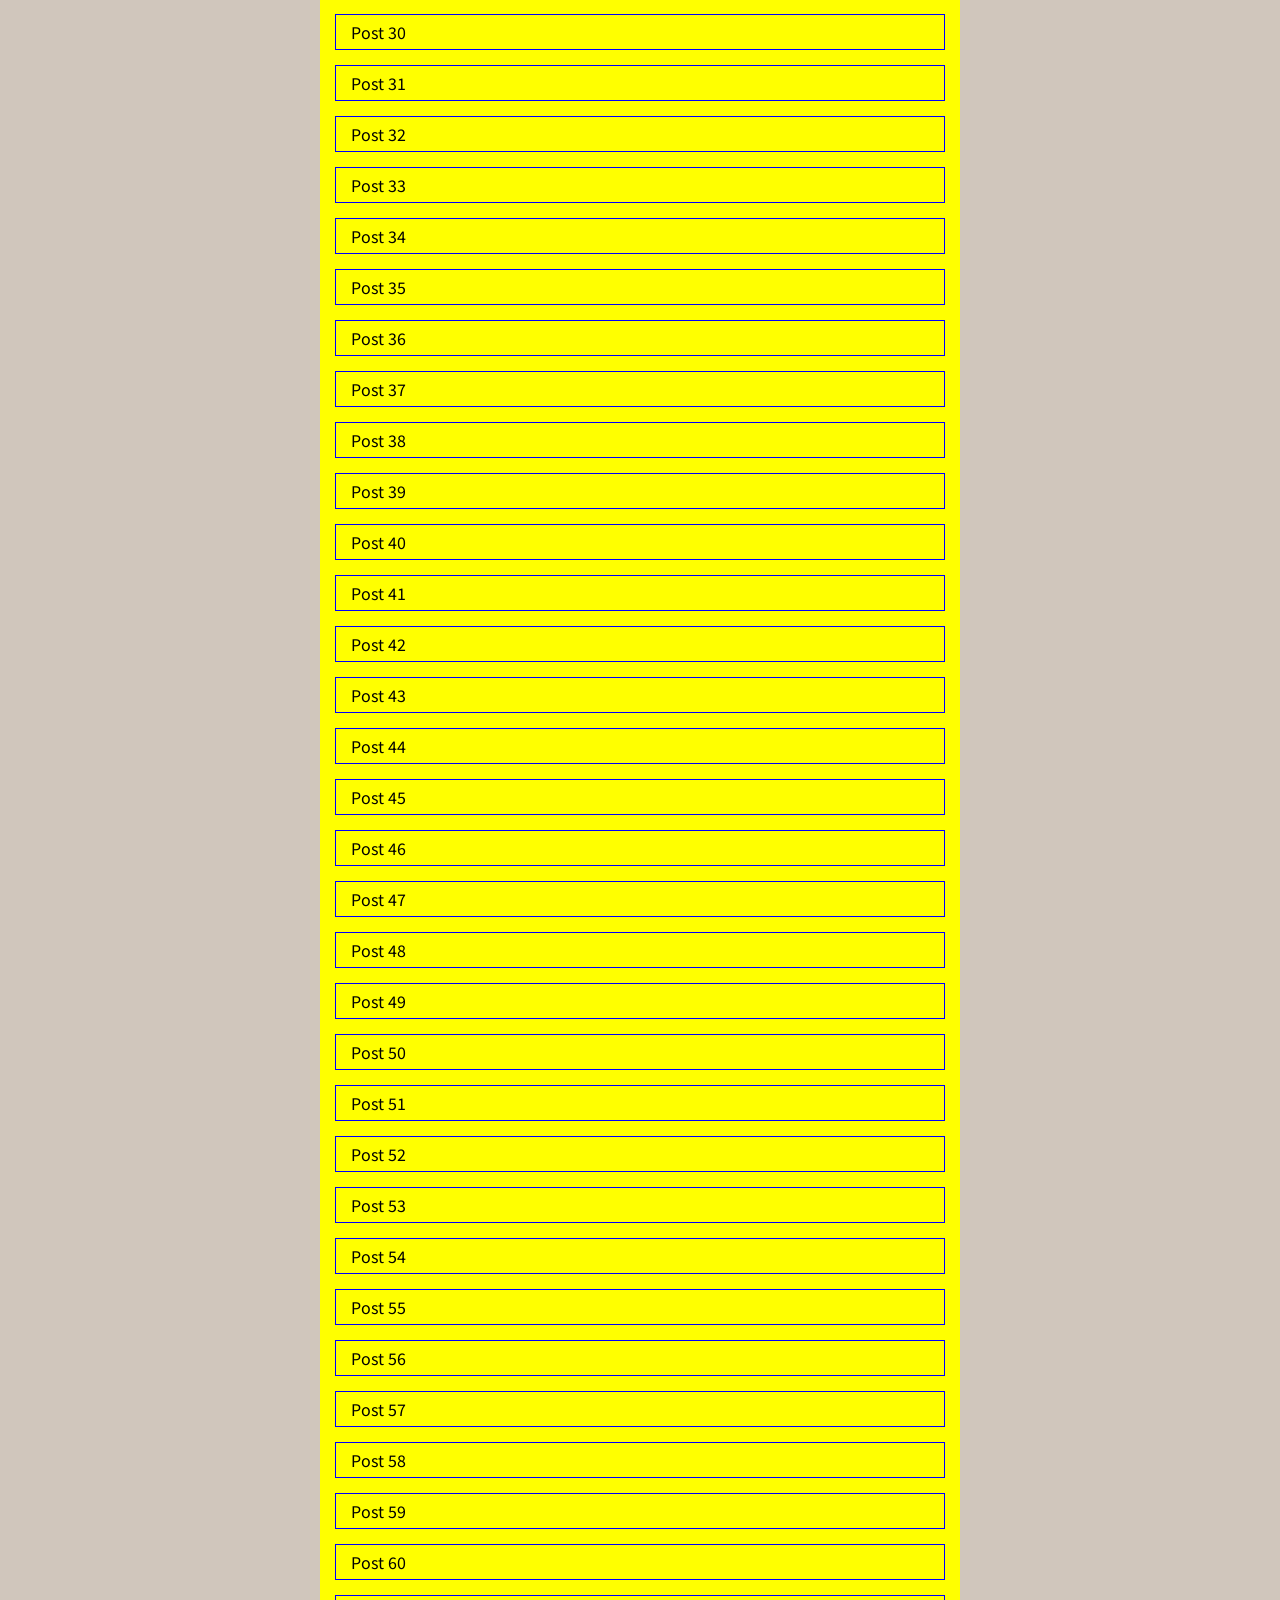
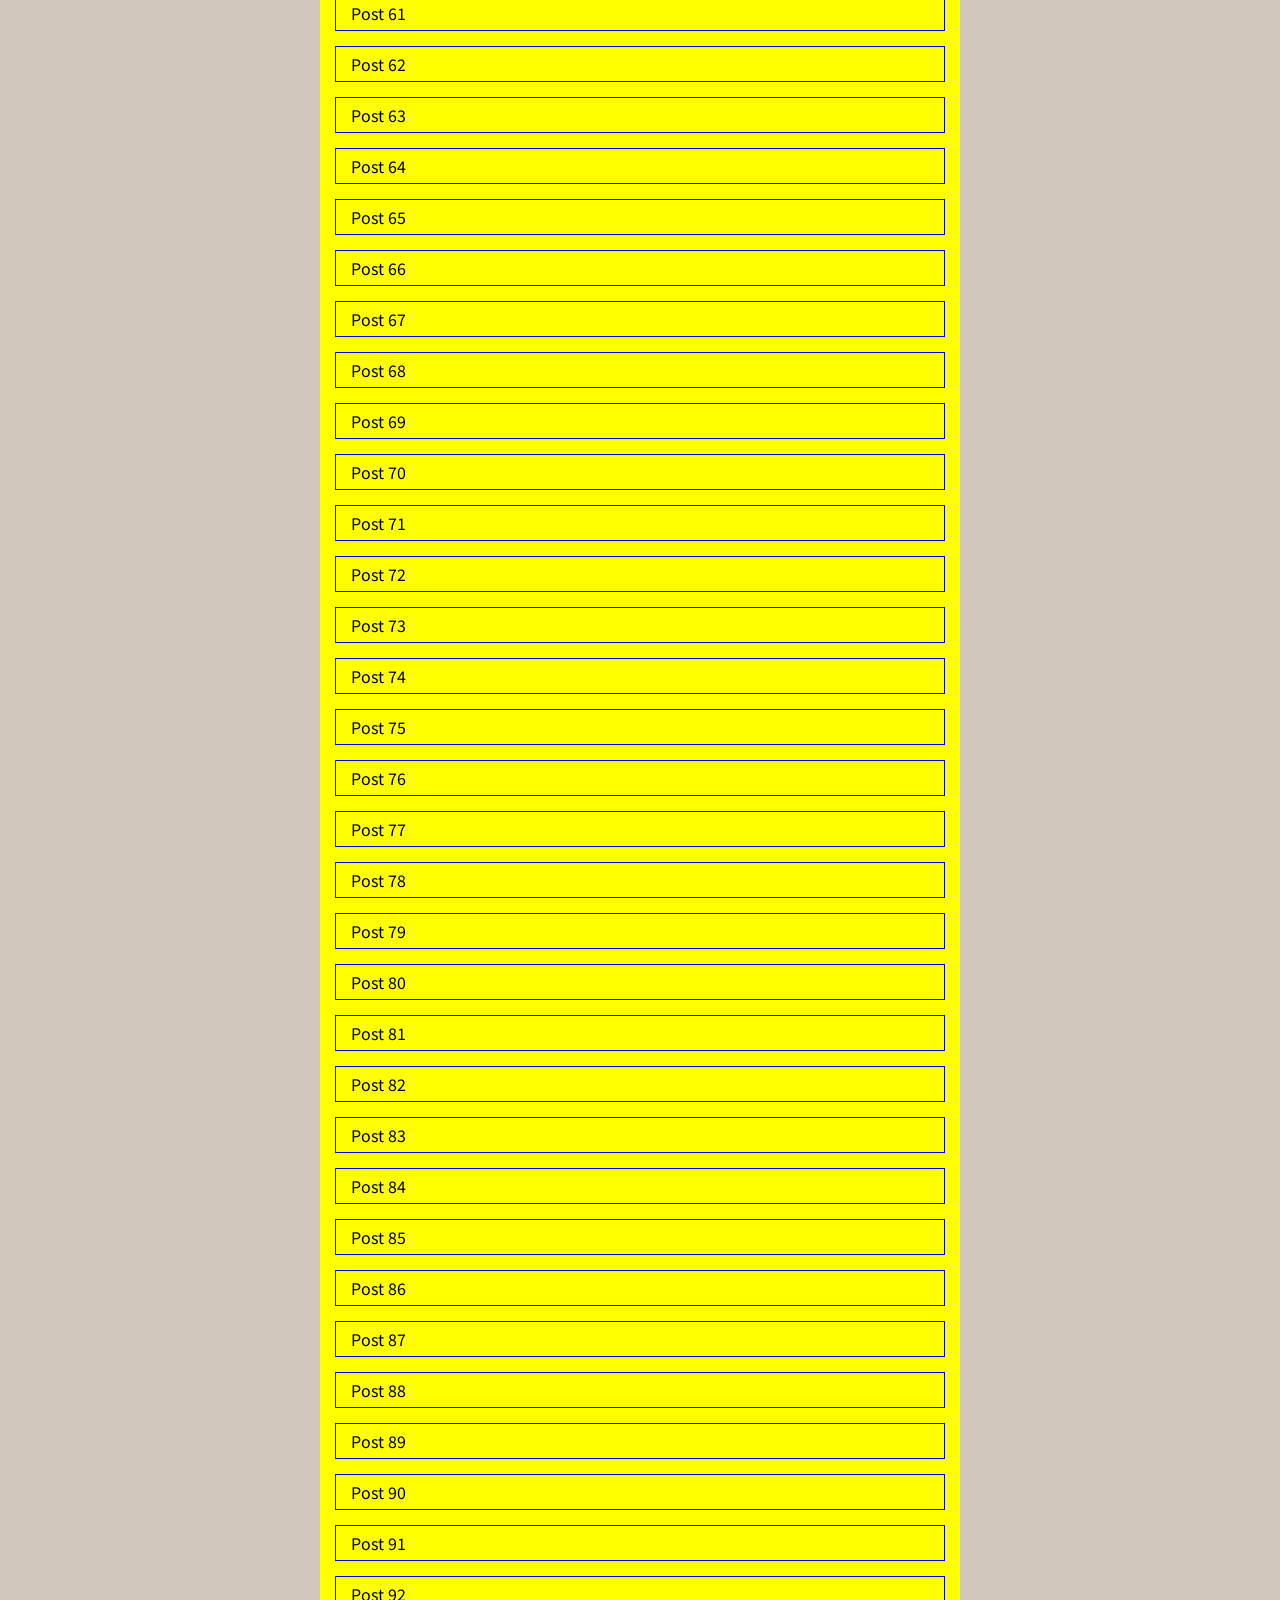
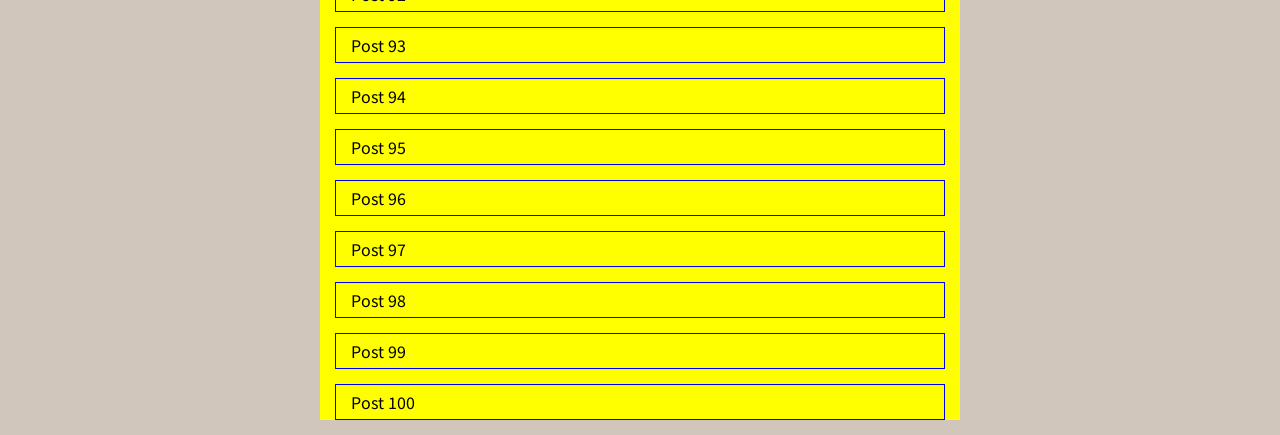
<file: posts.html>
<!DOCTYPE html>
<html lang="en">
<head>
    <meta charset="UTF-8">
    <meta http-equiv="X-UA-Compatible" content="IE=edge">
    <meta name="viewport" content="width=device-width, initial-scale=1.0">
    <link rel="stylesheet" href="posts.css">
    <link rel="stylesheet" href="index.css">
    <title>Posts</title>

</head>
<body>
    <nav id="nav"></nav>
    <script type="module" src="script/navItems.js"></script>

    <div class="post-container"></div>
    <script type="module" src="script/genPara.js"></script>
</body>
</html>
</file>
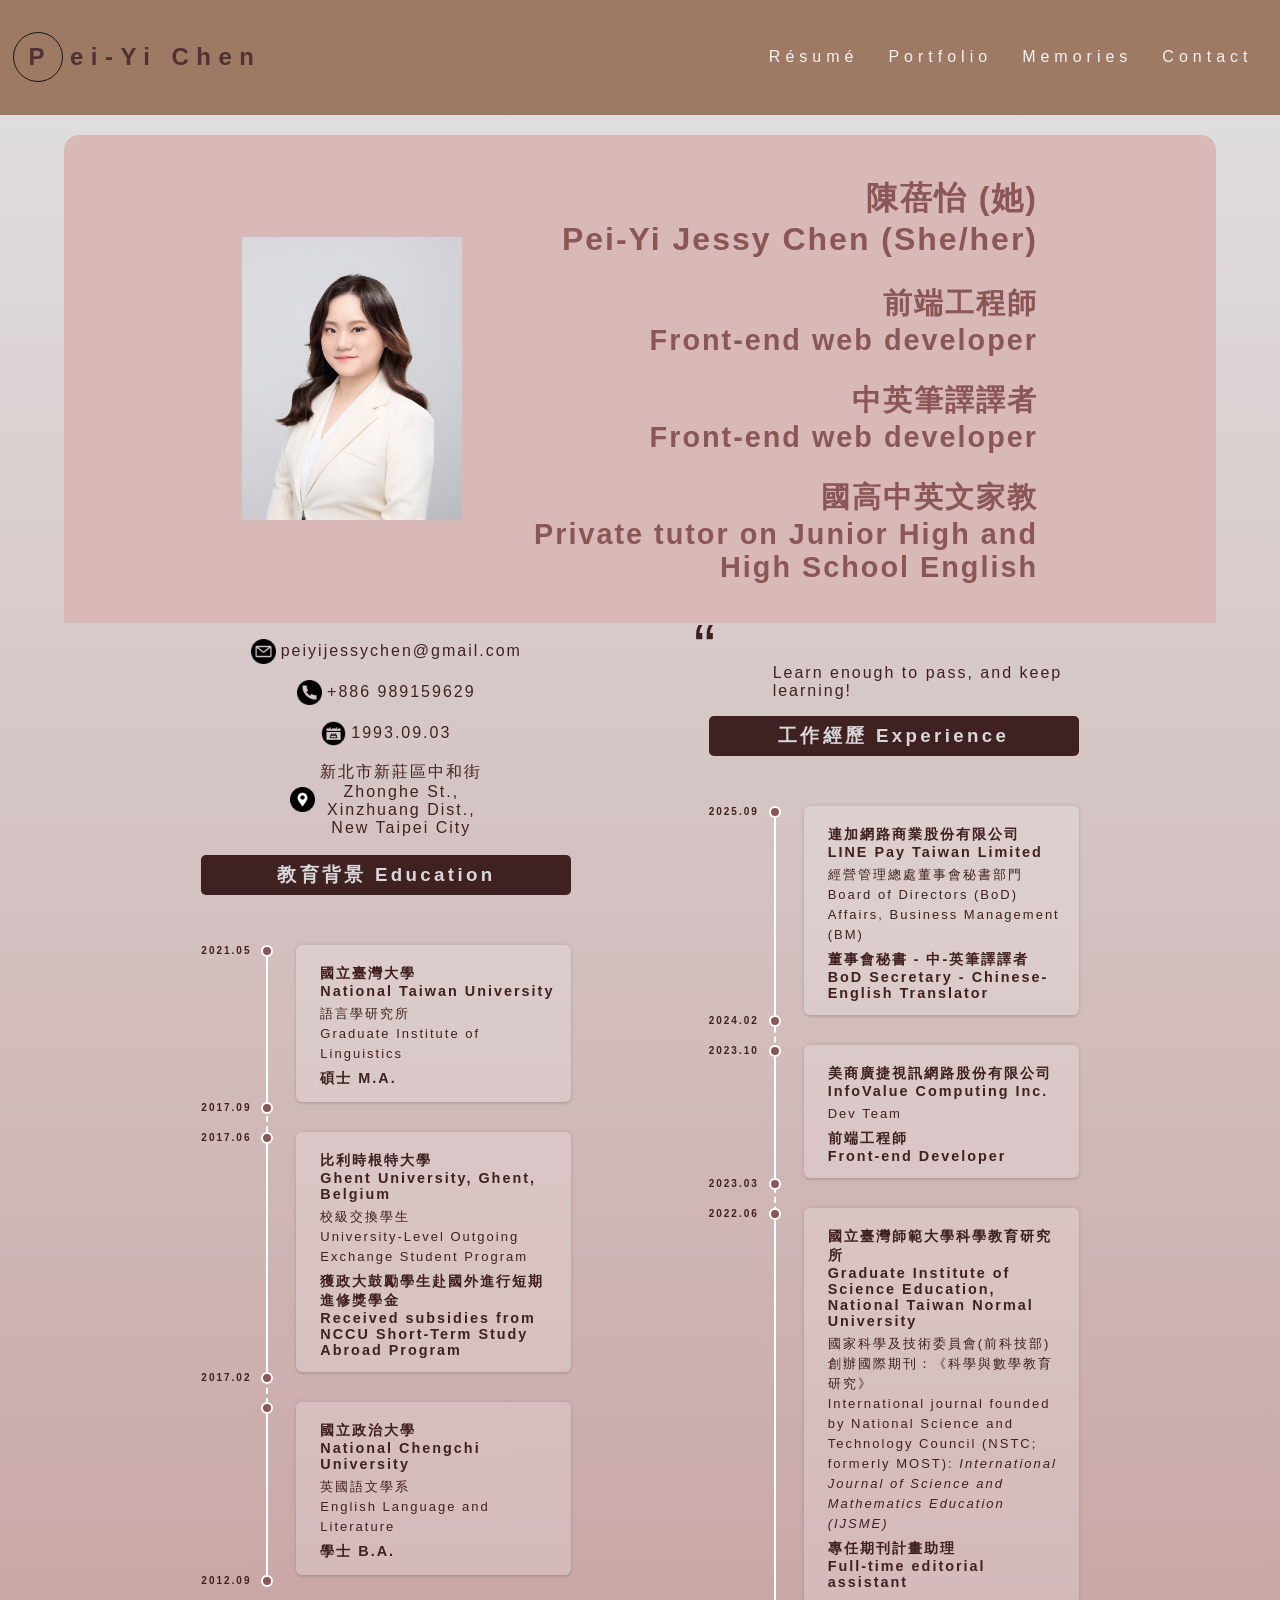
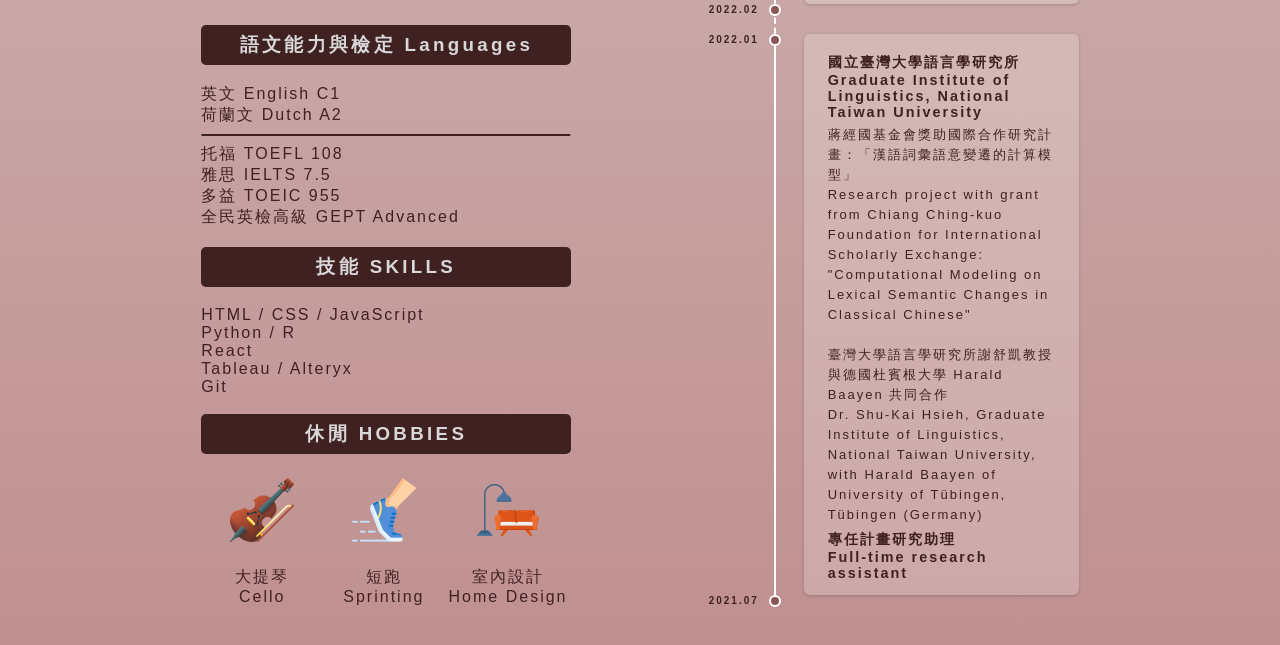
<file: resume.html>
<!DOCTYPE html>
<html lang="en">
  <head>
    <meta charset="UTF-8" />
    <meta http-equiv="X-UA-Compatible" content="IE=edge" />
    <meta name="viewport" content="width=device-width, initial-scale=1.0" />
    <link rel="stylesheet" href="resume.css" />
    <link
      rel="stylesheet"
      href="https://cdnjs.cloudflare.com/ajax/libs/font-awesome/4.7.0/css/font-awesome.min.css"
    />
    <!-- <link rel="stylesheet" href="https://cdn.jsdelivr.net/npm/bootstrap@4.3.1/dist/css/bootstrap.min.css" integrity="sha384-ggOyR0iXCbMQv3Xipma34MD+dH/1fQ784/j6cY/iJTQUOhcWr7x9JvoRxT2MZw1T" crossorigin="anonymous"> -->
    <title>Résumé</title>
  </head>
  <body>
    <nav id="nav"></nav>
    <script type="module" src="script/navItems.js"></script>

    <div id="resume">
      <section class="title-container">
        <div class="profile-container">
          <img class="profile-pic" src="./imgs/jessy_chen_2025.jpg" alt="" />
        </div>
        <div class="name-container">
          <h1 class="name">陳蓓怡 (她)<br />Pei-Yi Jessy Chen (She/her)</h1>
          <h2 class="title">前端工程師<br />Front-end web developer</h2>
          <h2 class="title">中英筆譯譯者<br />Front-end web developer</h2>
          <h2 class="title">國高中英文家教<br />Private tutor on Junior High and High School English</h2>
        </div>
      </section>

      <section class="content-container">
        <section class="left-section">
          <section class="contact-container">
            <p class="contact">
              <img
                src="./imgs/email.png"
                class="contact-icon"
              />peiyijessychen@gmail.com
            </p>
            <p class="contact">
              <img src="./imgs/phone.png" class="contact-icon" />+886 989159629
            </p>
            <p class="contact">
              <img src="./imgs/birthday.png" class="contact-icon" />1993.09.03
            </p>
            <p class="contact">
              <img src="./imgs/address.png" class="contact-icon" />新北市新莊區中和街<br>Zhonghe St.,<br>Xinzhuang Dist.,<br>New Taipei City
            </p>
          </section>

          <h3 class="container-title">教育背景 Education</h3>
          <div class="education-container timeline-container"></div>
          <script type="module" src="script/timeline.js"></script>

          <div class="eng-test-container">
            <h3 class="container-title">語文能力與檢定 Languages</h3>
            <li class="lang-proficiency">英文 English C1</li>
            <li class="lang-proficiency">荷蘭文 Dutch A2</li>
            <hr>
            <li class="eng-test">托福 TOEFL 108</li>
            <li class="eng-test">雅思 IELTS 7.5</li>
            <li class="eng-test">多益 TOEIC 955</li>
            <li class="eng-test">全民英檢高級 GEPT Advanced</li>
          </div>
          <div class="skill-container">
            <h3 class="container-title">技能 SKILLS</h3>
            <li class="skill">HTML / CSS / JavaScript</li>
            <li class="skill">Python / R</li>
            <li class="skill">React</li>
            <li class="skill">Tableau / Alteryx</li>
            <li class="skill">Git</li>
          </div>

          <h3 class="container-title">休閒 HOBBIES</h3>
          <div class="hobby-container"></div>
          <script type="module" src="script/hobbies.js"></script>
        </section>

        <section class="right-section">
          <section>
            <div class="motto-punc">“</div>
            <p class="motto">Learn enough to pass, and keep learning!</p>
          </section>

          <h3 class="container-title">工作經歷 Experience</h3>
          <div class="experience-container timeline-container"></div>
          <!-- <h3 class="container-title">課外活動經驗 Extracurricular</h3>
          <div class="extracurricular-container timeline-container"></div> -->
          <!-- <script type="module" src="script/timeline.js"></script> -->
        </section>
      </section>
    </div>
  </body>
</html>
</file>
<file: bio.css>
@import "index.css";

main {
  width: 80%;
  max-width: 750px;
  margin: 0 auto;
  margin-top: 225px;
}

* {
  font-size: max(2.5vh, 16px);
  letter-spacing: 1px;
  line-height: 1.75rem;
}

.bio-title {
  color: #854621;
}
</file>
<file: index.css>
@import url("https://fonts.googleapis.com/css2?family=Noto+Sans+TC:wght@400;700;900&display=swap");

:root {
  --color-background: #d0c6bc;
  --color-black: black;
}

html,
body {
  margin: 0;
  padding: 0;
}

body {
  background-color: var(--color-background);
}

* {
  /* border: 1px solid red !important; */
  font-family: "Noto Sans TC", sans-serif;
  color: var(--color-black);
}

a {
  text-decoration: none;
}

/* styling the first letter of the website title */
.letters-container {
  display: flex;
  justify-content: center;
  align-items: center;
}

.circled-letter {
  height: 50px;
  width: 50px;
  border: 1px solid var(--color-black);
  border-radius: 50%;
  display: flex;
  justify-content: center;
  align-items: center;
  margin-right: 7.5px;
}

.other-letters {
  letter-spacing: 7.5px;
}
/*  */

/* navbar */
nav {
  width: 100%;
  top: 0;
  position: fixed;
  z-index: 99;
  background-color: #976e56;
  display: flex;
  justify-content: space-between;
  align-items: center;
  padding: 12.5px;
  opacity: 0.9;
}

nav.inverted {
  background-color: #bfaea4;
}

.nav-item {
  text-decoration: none;
}

.nav-item span {
  letter-spacing: 5px;
  color: whitesmoke;
  margin: 15px;
}

.nav-item span:hover {
  color: #854621;
  transition: 0.3s;
  padding: 2.5px;
  border-bottom: 5px solid #854621;
}
/* navbar */

/* banner */
.banner {
  margin-top: 135px;
  background-image: url("./imgs/banner.jpeg");
  height: 100vh;
  width: auto;
  background-position: center center;
  background-repeat: no-repeat;
  display: flex;
  align-items: center;
  justify-content: center;
}

.banner-overlay {
  width: 42%;
  max-width: 400px;
  min-width: 180px;
  height: auto;
  background-color: rgba(255, 255, 255, 0.75);
  display: flex;
  flex-direction: column;
  justify-content: space-evenly;
}

.banner-overlay p {
  padding: 36px;
  color: #854621;
  font-size: 18px;
}
</file>
<file: countries.css>
html,
body {
  margin: 0;
  padding: 0;
}

body {
  background-color: #f7eaed;
}

.wrapper {
  width: 1090px;
  background-color: #f7eaed;
  margin: 0 auto;
  margin-top: 150px;
}

#btn-goodie {
  width: 100%;
  padding: 15px 25px;
  margin-top: 7.5px;
  font-size: 16px;
  letter-spacing: 2px;
  background-color: white;
  border: 5px solid #efc0c2;
  border-radius: 12.5px;
}

#btn-goodie:hover {
  cursor: pointer;
  background-color: #f5f5f5;
  box-shadow: 0px 0px 20px rgba(134, 126, 126, 0.276);
}

li.country:hover {
  background-color: #f5f5f5;
  box-shadow: 0px 0px 20px rgba(134, 126, 126, 0.276);
}

li.country {
  list-style-type: none;
  padding: 15px;
  margin: 5px;
  border: 3px solid #95a3ac;
  border-radius: 5px;
  background-color: white;
}

.country-name {
  margin-top: 0px;
  display: inline-block;
  margin-right: 5px;
}

.country-flag {
  width: 50px;
  height: auto;
}

.country-coat-of-arms {
  width: 45px;
  height: auto;
  margin-left: 5px;
}

.country-photos {
  display: flex;
  justify-content: space-around;
  align-items: center;
}

#countrylist {
  display: flex;
  flex-wrap: wrap;
}

.map-icon {
  width: 32px;
  height: 32px;
}
</file>
<file: fake_post.css>
* {
    font-weight: 400;
}

.post-container {
    max-width: 750px;
    margin: 0 auto;
    margin-top: 165px;
    padding: 15px;
}

.post-title {
    color: rgb(39, 39, 94);
    font-weight: 900;
    text-align: center;
    text-transform: capitalize;
}

.post-para {
    color: black;
    text-transform: none;
    text-align: left;
    text-indent: 2rem;
}

.post-para:nth-child(1)::first-letter {
    color: rgb(111, 111, 153);
    font-size: 72px;
    text-transform: capitalize;
}

.post-para::first-letter {
    text-transform: capitalize;
}



/* .post-title:first-letter {
    color: rgb(89, 89, 141);
    
} */
</file>
<file: common.css>
main {
    background: #d8d7d9;
    margin-top: 135px; /* to offset nav */
}
</file>
<file: posts.css>
.post-container {
    width: 50vw;
    max-width: 700px;
    margin: 0 auto;
    margin-top: 135px;
    background-color: yellow;
}

.post-link {
    display: block;
    padding: 5px 15px;
    margin: 15px;
    border: 1px solid blue;
}
</file>
<file: resume.css>
@import "index.css";

html,
body {
  margin: 0;
  padding: 0;
  overflow-x: hidden;
}

#resume {
  width: 90%; /* space outside resume */
  min-width: 375px; /* minimin width determined by timeline */
  margin-top: 135px; /* to offset nav */
  margin-left: auto;
  margin-right: auto;
}

.container-title {
  text-align: center;
  background-color: #402121;
  color: #d8d7d9;
  line-height: 2.5rem;
  letter-spacing: 2.5pt;
  border-radius: 5px;
}

* {
  /* border: 1px solid red !important; */
  font-family: "微軟正黑體", sans-serif;
  letter-spacing: 1.5pt;
  list-style-type: none;
  text-decoration: none;
  box-sizing: border-box;
}

.title-container {
  background-color: #d9b8b8;
  border-top-right-radius: 15px;
  border-top-left-radius: 15px;
  display: flex;
  justify-content: center; /* to center .name-container and .title-container */
}

.name-container {
  text-align: right;
  padding: 15px;
  width: 50%;
}

.title-container h1 {
  color: #8b5656;
  font-size: max(24px, 2.5vw);
}

.title-container h2 {
  color: #8b5656;
  font-size: max(18px, 2.25vw);
}

.profile-container {
  display: flex;
  justify-content: center;
  align-items: center;
}

.profile-pic {
  width: 250px;
  border-radius: 5%;
  padding: 15px;
}

.contact-container {
  text-align: center;
}

.contact {
  display: flex;
  justify-content: center;
  align-items: center;
}

.contact-icon {
  width: 25px;
  height: 25px;
  margin-right: 5px;
}

.motto-punc {
  font-size: 65px;
  top: -12.5px;
  left: -15px;
}

.motto-container {
  position: relative;
}

.motto {
  position: absolute;
  left: 5vw;
  top: 2vw;
}

hr {
  border-top: 1px solid #402121;
  border-bottom: 1px solid #402121;
}

/* right section */
* {
  position: relative;
  /* border: 1px solid red !important; */
  font-family: "微軟正黑體", sans-serif;
  letter-spacing: 1.5pt;
  color: #402121;
}

.content-container {
  display: flex;
  justify-content: space-evenly; /* to allow left and right section to be placed in the middle when there is only one column */
  flex-wrap: wrap;
}

/* .left-section {
  background-color: yellow;
}

.right-section {
  background-color: blue;
} */

.contact {
  text-align: center;
}

.motto-punc {
  font-size: 65px;
}

.motto-container {
  position: relative;
}

.motto {
  position: absolute;
  left: 5vw;
  top: 2vw;
}

.hobby-container {
  display: flex;
  justify-content: space-around;
  align-items: center;
  text-align: center;
}

.hobby-icon {
  width: 64px;
  height: 64px;
  margin: 5px 25px;
}

hr {
  border-top: 1px solid #402121;
  border-bottom: 1px solid #402121;
}

/* timeline */
body {
  background: #d9b8b8;
  /* Old browsers */
  background: -moz-linear-gradient(top, #e1e1e1 0%, #c09090 100%);
  /* FF3.6-15 */
  background: -webkit-linear-gradient(top, #e1e1e1 0%, #c09090 100%);
  /* Chrome10-25,Safari5.1-6 */
  background: linear-gradient(to bottom, #e1e1e1 0%, #c09090 100%);
  /* W3C, IE10+, FF16+, Chrome26+, Opera12+, Safari7+ */
  filter: progid:DXImageTransform.Microsoft.gradient( startColorstr="#bea2e7", endColorstr="#86b7e7",GradientType=0 );
  /* IE6-9 */
}

.timeline-container {
  margin: 50px 0; /* to have more space around timeline */
}

.timeline-container ul {
  position: relative;
  font-size: 13px;
  margin-left: 25px;
}
.timeline-container ul:before {
  content: "";
  width: 1px;
  height: 100%;
  position: absolute;
  border-left: 2px dashed #fff; /* dashed line in-between */
}
.timeline-container ul li {
  position: relative;
  margin-left: 30px;
  background-color: rgba(255, 255, 255, 0.2);
  padding: 14px;
  border-radius: 6px;
  width: 275px;
  box-shadow: 0 0 4px rgba(0, 0, 0, 0.12), 0 2px 2px rgba(0, 0, 0, 0.08);
}
.timeline-container ul li:not(:first-child) {
  margin-top: 30px; /* dashed line between item */
}
.timeline-container ul li > span {
  height: 100%;
  width: 2px;
  background: #fff; /* solid line before timeline */
  left: -30px; /* to unset "margin-left: 30px */
  top: 0;
  position: absolute;
}
.timeline-container ul li > span:before,
.timeline-container ul li > span:after {
  position: absolute;
  content: "";
  width: 8px;
  height: 8px;
  border-radius: 50%;
  border: 2px solid #fff;
  background: #8b5656;
  top: 0;
  left: -5px;
}
.timeline-container ul li span:after {
  top: 100%;
}
.timeline-container ul li > div {
  margin-left: 10px;
}
.timeline-container div .title,
.timeline-container div .type {
  font-weight: 700;
  font-size: 0.9rem;
}
.timeline-container div .info {
  font-weight: 400;
  line-height: 1.25rem;
}
.timeline-container div > div {
  margin-top: 5px;
}
.timeline-container span.number {
  height: 100%;
}
.timeline-container span.number span {
  position: absolute;
  font-size: 10px;
  left: -65px;
  font-weight: bold;
}
.timeline-container span.number span:first-child {
  top: 100%;
}
.timeline-container span.number span:last-child {
  top: 0;
}
</file>
